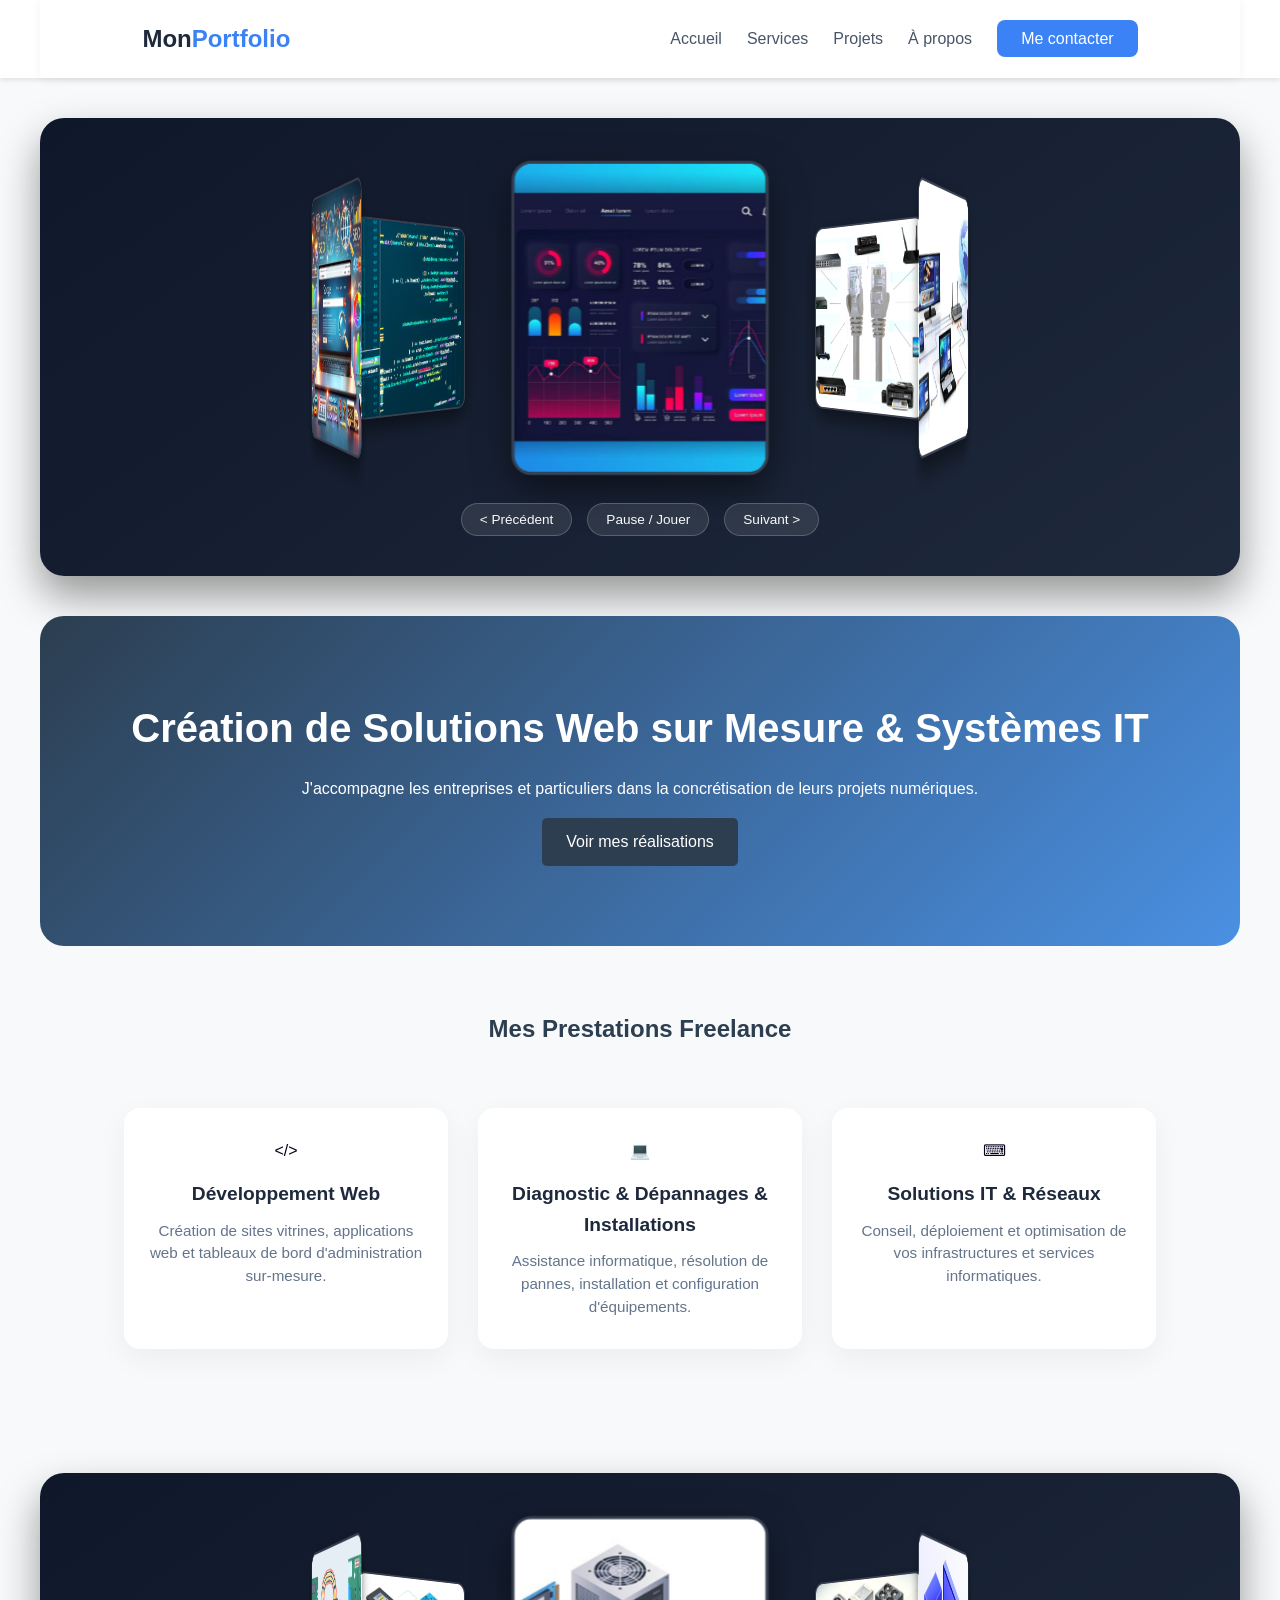
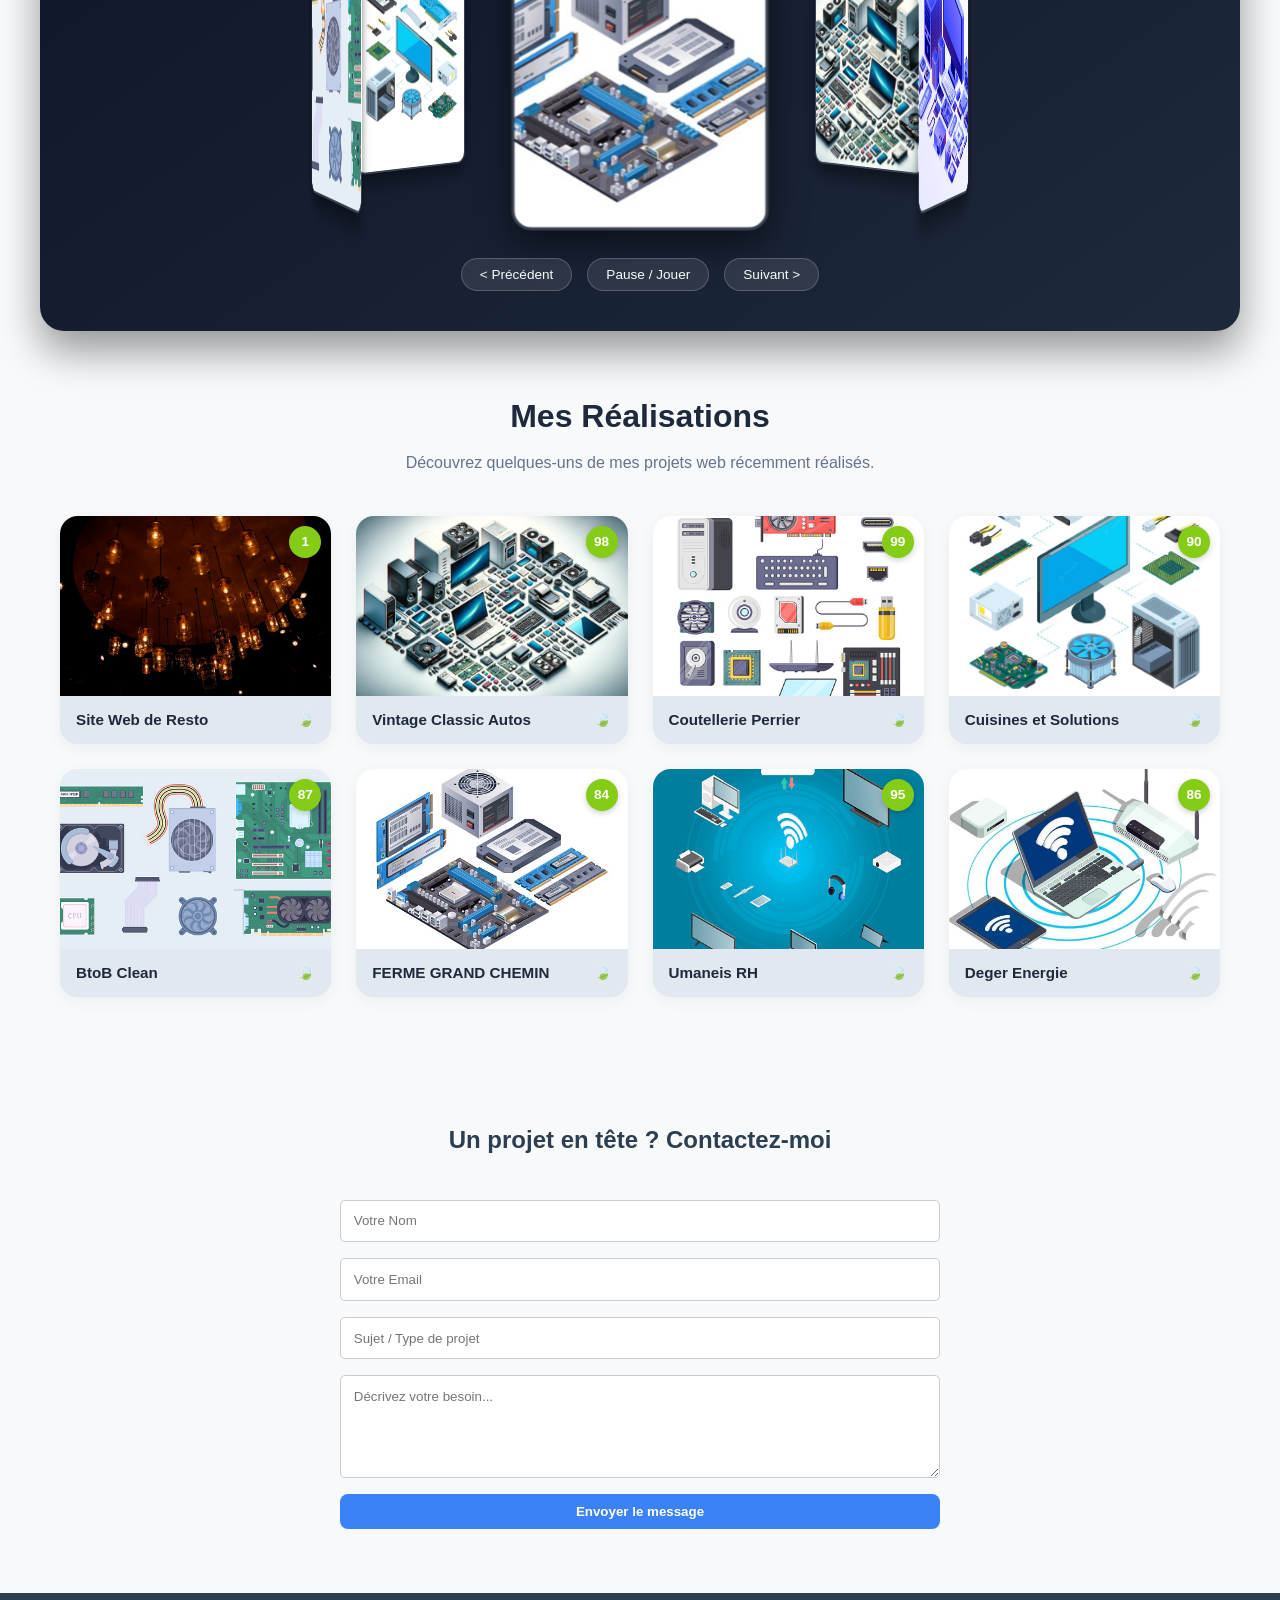
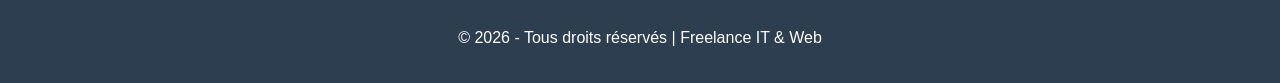
<file: index.html>
<!DOCTYPE html>
<html lang="fr">
<head>
    <meta charset="UTF-8">
    <meta name="viewport" content="width=device-width, initial-scale=1.0">
    <title>Mon Portfolio Freelance | Développeur Web & IT</title>
    <link rel="stylesheet" href="style.css">
    <!-- Font Awesome pour les icônes -->
    <link rel="stylesheet" href="https://cdnjs.cloudflare.com/ajax/libs/font-awesome/6.0.0/css/all.min.css">
</head>
<body>

    <!-- Navigation -->
    <header>
        <nav class="navbar">
            <div class="logo">Mon<span>Portfolio</span></div>
            <ul class="nav-links">
                <li><a href="#accueil">Accueil</a></li>
                <li><a href="#services">Services</a></li>
                <li><a href="#projets">Projets</a></li>
                <li><a href="#apropos">À propos</a></li>
                <li><a href="#contact" class="btn-primary">Me contacter</a></li>
            </ul>
        </nav>
    </header>




<!-- NOUVEAU CARROUSEL 3D - NOMS DE CLASSES UNIQUES POUR ÉVITER LES CONFLITS -->
<div class="my-3d-carrousel-section">
  
  <div class="my-3d-carrousel-container">
    <div class="my-3d-carrousel-box" id="3dCarrouselBox">
      <span style="--i:1;"><img src="image10.jpg" alt="Projet 1"></span>
      <span style="--i:2;"><img src="image11.jpg" alt="Projet 2"></span>
      <span style="--i:3;"><img src="image12.jpg" alt="Projet 3"></span>
      <span style="--i:4;"><img src="image13.jpg" alt="Projet 4"></span>
      <span style="--i:5;"><img src="image14.jpg" alt="Projet 5"></span>
      <span style="--i:6;"><img src="image15.jpg" alt="Projet 6"></span>
    </div>
  </div>

  <!-- Contrôles séparés en bas -->
  <div class="my-3d-controls">
    <button class="my-3d-btn" id="prevBtn3D">&lt; Précédent</button>
    <button class="my-3d-btn" id="pauseBtn3D">Pause / Jouer</button>
    <button class="my-3d-btn" id="nextBtn3D">Suivant &gt;</button>
  </div>

</div>







<!--


<div class="carousel-section">
  <div class="carousel-container" id="carouselStage">
    <!-- Les images seront générées dynamiquement 
  </div>

  <div class="carousel-controls">
    <button id="prevBtn" class="control-btn">&larr; Précédent</button>
    <button id="toggleBtn" class="control-btn">Pause / Jouer</button>
    <button id="nextBtn" class="control-btn">Suivant &rarr;</button>
  </div>
</div>


















<div class="gallery-container">
    <!-- En-tête avec compteur dynamique 
    <div class="gallery-header">
        <span class="frame-label" id="frameLabel">PROJET 01</span>
        <span class="frame-count" id="frameCount">01 / 05</span>
    </div>

    <div class="stage" id="stage">
        <!-- Les cartes d'images seront générées/mises à jour par JavaScript 
    </div>

    <!-- Barre de contrôle avec les flèches 
    <div class="gallery-controls">
        <button class="nav-btn" id="prevBtn">&lt;</button>
        <div class="dots-container" id="dotsContainer">
            <!-- Les points de pagination 
        </div>
        <button class="nav-btn" id="nextBtn">&gt;</button>
    </div>
</div>









<div class="project-card">
  <span id="frameLabel" class="project-title">PROJET 01</span>
  <span id="frameCount" class="project-count">01 / 12</span>

  <!-- Conteneur d'affichage des cartes 
  <div id="stage" class="slider-container">
    <div class="card"><img src="" alt="Projet"></div>
    <div class="card"><img src="" alt="Projet"></div>
    <div class="card"><img src="" alt="Projet"></div>
    <div class="card"><img src="" alt="Projet"></div>
    <div class="card"><img src="" alt="Projet"></div>
  </div>

  <!-- Barre de contrôle en bas 
  <div class="slider-controls">
    <button id="prevBtn" class="nav-btn">&lt;</button>
    <div id="dotsContainer" class="dots"></div>
    <button id="nextBtn" class="nav-btn">&gt;</button>
  </div>
</div>



 -->








    <!-- Hero Section -->
    <section id="accueil" class="hero">
        <div class="hero-content">
            <h1>Création de Solutions Web sur Mesure & Systèmes IT</h1>
            <p>J'accompagne les entreprises et particuliers dans la concrétisation de leurs projets numériques.</p>
            <a href="#projets" class="btn-secondary">Voir mes réalisations</a>
        </div>
    </section>

    <!-- Services -->
<section id="services" class="services">
    <h2>Mes Prestations Freelance</h2>

    <div class="services-container">

        <!-- Carte 1 -->
        <a href="web.html" class="service-card">
            <div class="service-icon">&lt;/&gt;</div>
            <h3>Développement Web</h3>
            <p>Création de sites vitrines, applications web et tableaux de bord d'administration sur-mesure.</p>
        </a>

        <!-- Carte 2 -->
        <a href="depannage.html" class="service-card">
            <div class="service-icon">&#128187;</div>
            <h3>Diagnostic &amp; Dépannages &amp; Installations</h3>
            <p>Assistance informatique, résolution de pannes, installation et configuration d'équipements.</p>
        </a>

        <!-- Carte 3 -->
        <a href="reseaux.html" class="service-card">
            <div class="service-icon">&#9000;</div>
            <h3>Solutions IT &amp; Réseaux</h3>
            <p>Conseil, déploiement et optimisation de vos infrastructures et services informatiques.</p>
        </a>

    </div>
</section>



<!--


<div class="gallery-container">
  <div class="gallery-box">
    <span style="--i:1;"><img src="image1.jpg" alt="Projet 1"></span>
    <span style="--i:2;"><img src="image2.jpg" alt="Projet 2"></span>
    <span style="--i:3;"><img src="image3.jpg" alt="Projet 3"></span>
    <span style="--i:4;"><img src="image4.jpg" alt="Projet 4"></span>
    <span style="--i:5;"><img src="image5.jpg" alt="Projet 5"></span>
    <span style="--i:6;"><img src="image6.jpg" alt="Projet 6"></span>
  </div>
</div>


-->







<!-- NOUVEAU CARROUSEL 3D - NOMS DE CLASSES UNIQUES POUR ÉVITER LES CONFLITS -->
<div class="my-3d-carrousel-section">
  
  <div class="my-3d-carrousel-container">
    <div class="my-3d-carrousel-box" id="3dCarrouselBox">
      <span style="--i:1;"><img src="image1.jpg" alt="Projet 1"></span>
      <span style="--i:2;"><img src="image2.jpg" alt="Projet 2"></span>
      <span style="--i:3;"><img src="image3.jpg" alt="Projet 3"></span>
      <span style="--i:4;"><img src="image4.jpg" alt="Projet 4"></span>
      <span style="--i:5;"><img src="image5.jpg" alt="Projet 5"></span>
      <span style="--i:6;"><img src="image6.jpg" alt="Projet 6"></span>
    </div>
  </div>

  <!-- Contrôles séparés en bas -->
  <div class="my-3d-controls">
    <button class="my-3d-btn" id="prevBtn3D">&lt; Précédent</button>
    <button class="my-3d-btn" id="pauseBtn3D">Pause / Jouer</button>
    <button class="my-3d-btn" id="nextBtn3D">Suivant &gt;</button>
  </div>

</div>








<!-- Section Mes Réalisations / Projets -->
<section id="projets" class="projects-section">
    <h2>Mes Réalisations</h2>
    <p class="section-subtitle">Découvrez quelques-uns de mes projets web récemment réalisés.</p>

    <div class="projects-grid">

        <!-- Projet 1 -->
        <a href="https://curiositesmax-art.github.io/cr-ation-siteweb/" target="_blank" rel="noopener noreferrer" class="project-card">
            <div class="project-image-wrapper">
                <img src="image30.jpg" alt="Chamard Optique">
                <span class="project-badge">1</span>
            </div>
            <div class="project-footer">
                <span class="project-title">Site Web de Resto</span>
                <span class="project-leaf-icon">&#127811;</span>
            </div>
        </a>

        <!-- Projet 2 -->
        <a href="https://www.exemple2.com" target="_blank" rel="noopener noreferrer" class="project-card">
            <div class="project-image-wrapper">
                <img src="image2.jpg" alt="Vintage Classic Autos">
                <span class="project-badge">98</span>
            </div>
            <div class="project-footer">
                <span class="project-title">Vintage Classic Autos</span>
                <span class="project-leaf-icon">&#127811;</span>
            </div>
        </a>

        <!-- Projet 3 -->
        <a href="https://www.exemple3.com" target="_blank" rel="noopener noreferrer" class="project-card">
            <div class="project-image-wrapper">
                <img src="image3.jpg" alt="Coutellerie Perrier">
                <span class="project-badge">99</span>
            </div>
            <div class="project-footer">
                <span class="project-title">Coutellerie Perrier</span>
                <span class="project-leaf-icon">&#127811;</span>
            </div>
        </a>

        <!-- Projet 4 -->
        <a href="https://www.exemple4.com" target="_blank" rel="noopener noreferrer" class="project-card">
            <div class="project-image-wrapper">
                <img src="image4.jpg" alt="Cuisines et Solutions">
                <span class="project-badge">90</span>
            </div>
            <div class="project-footer">
                <span class="project-title">Cuisines et Solutions</span>
                <span class="project-leaf-icon">&#127811;</span>
            </div>
        </a>

        <!-- Projet 5 -->
        <a href="https://www.exemple5.com" target="_blank" rel="noopener noreferrer" class="project-card">
            <div class="project-image-wrapper">
                <img src="image5.jpg" alt="BtoB Clean">
                <span class="project-badge">87</span>
            </div>
            <div class="project-footer">
                <span class="project-title">BtoB Clean</span>
                <span class="project-leaf-icon">&#127811;</span>
            </div>
        </a>

        <!-- Projet 6 -->
        <a href="https://www.exemple6.com" target="_blank" rel="noopener noreferrer" class="project-card">
            <div class="project-image-wrapper">
                <img src="image6.jpg" alt="FERME GRAND CHEMIN">
                <span class="project-badge">84</span>
            </div>
            <div class="project-footer">
                <span class="project-title">FERME GRAND CHEMIN</span>
                <span class="project-leaf-icon">&#127811;</span>
            </div>
        </a>

        <!-- Projet 7 -->
        <a href="https://www.exemple7.com" target="_blank" rel="noopener noreferrer" class="project-card">
            <div class="project-image-wrapper">
                <img src="image7.jpg" alt="Umaneis RH">
                <span class="project-badge">95</span>
            </div>
            <div class="project-footer">
                <span class="project-title">Umaneis RH</span>
                <span class="project-leaf-icon">&#127811;</span>
            </div>
        </a>

        <!-- Projet 8 -->
        <a href="https://www.exemple8.com" target="_blank" rel="noopener noreferrer" class="project-card">
            <div class="project-image-wrapper">
                <img src="image8.jpg" alt="Deger Energie">
                <span class="project-badge">86</span>
            </div>
            <div class="project-footer">
                <span class="project-title">Deger Energie</span>
                <span class="project-leaf-icon">&#127811;</span>
            </div>
        </a>

    </div>
</section>







    <!-- Portfolio / Projets 
    <section id="projets" class="portfolio">
        <h2>Mes Réalisations</h2>
        <div class="portfolio-grid">
            <!-- Projet 1 
            <div class="project-card">
                <img src="images/dashboard-preview.png" alt="Dashboard d'administration web">
                <div class="project-info">
                    <h3>Dashboard d'Administration Responsive</h3>
                    <p>Interface de gestion moderne développée en HTML, CSS et JavaScript avec suivi des ventes et statistiques.</p>
                    <div class="tags">
                        <span>HTML5</span>
                        <span>CSS3</span>
                        <span>JavaScript</span>
                    </div>
                </div>
            </div>
            <!-- Projet 2 (Exemple) 
            <div class="project-card">
                <img src="images/site-vitrine.png" alt="Site Web Pro">
                <div class="project-info">
                    <h3>Application & Application Web</h3>
                    <p>Développement d'interfaces et intégrations d'outils métiers.</p>
                    <div class="tags">
                        <span>Web</span>
                        <span>UI/UX</span>
                    </div>
                </div>
            </div>
        </div>
    </section>


     -->

    <!-- Formulaire de Contact -->
    <section id="contact" class="contact">
        <h2>Un projet en tête ? Contactez-moi</h2>
        <form class="contact-form">
            <input type="text" placeholder="Votre Nom" required>
            <input type="email" placeholder="Votre Email" required>
            <input type="text" placeholder="Sujet / Type de projet">
            <textarea placeholder="Décrivez votre besoin..." rows="5" required></textarea>
            <button type="submit" class="btn-primary">Envoyer le message</button>
        </form>
    </section>

    <footer>
        <p>&copy; 2026 - Tous droits réservés | Freelance IT & Web</p>
    </footer>
<script src="script.js"></script>
</body>
</html>
</file>
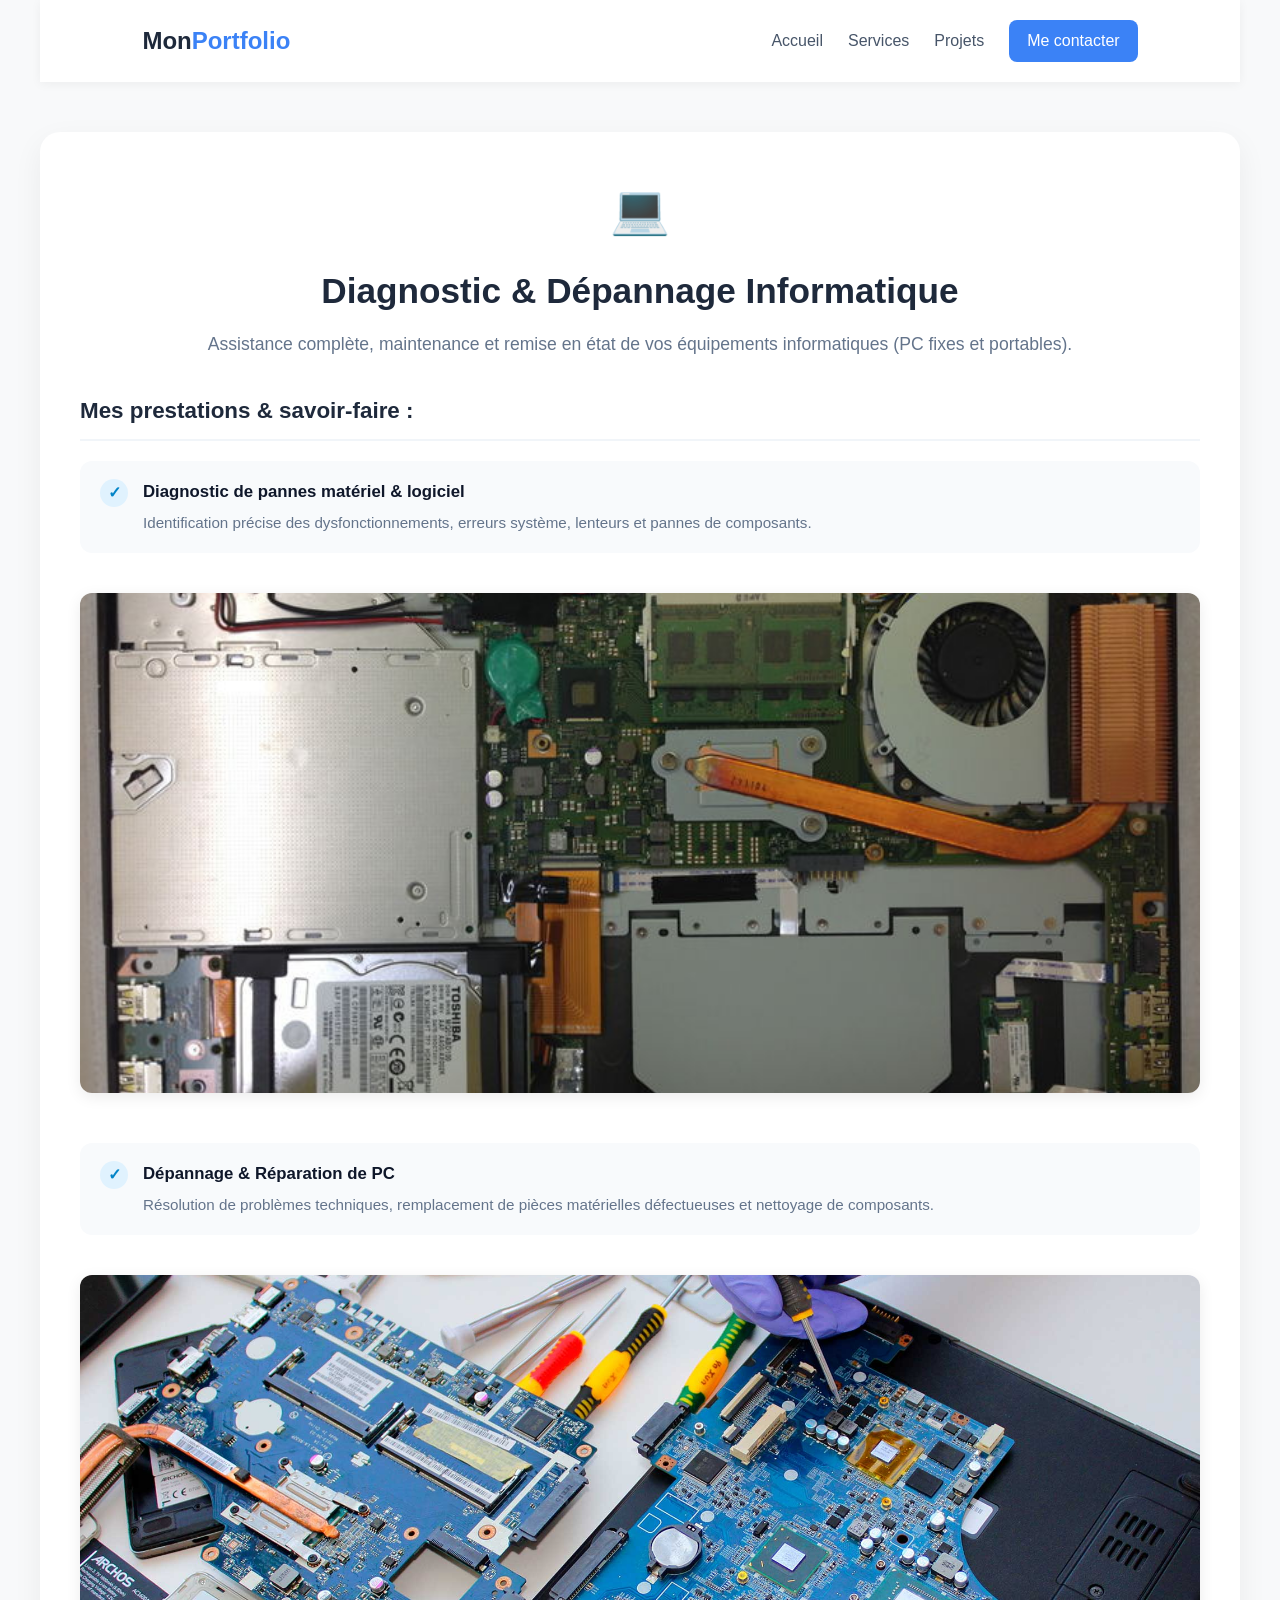
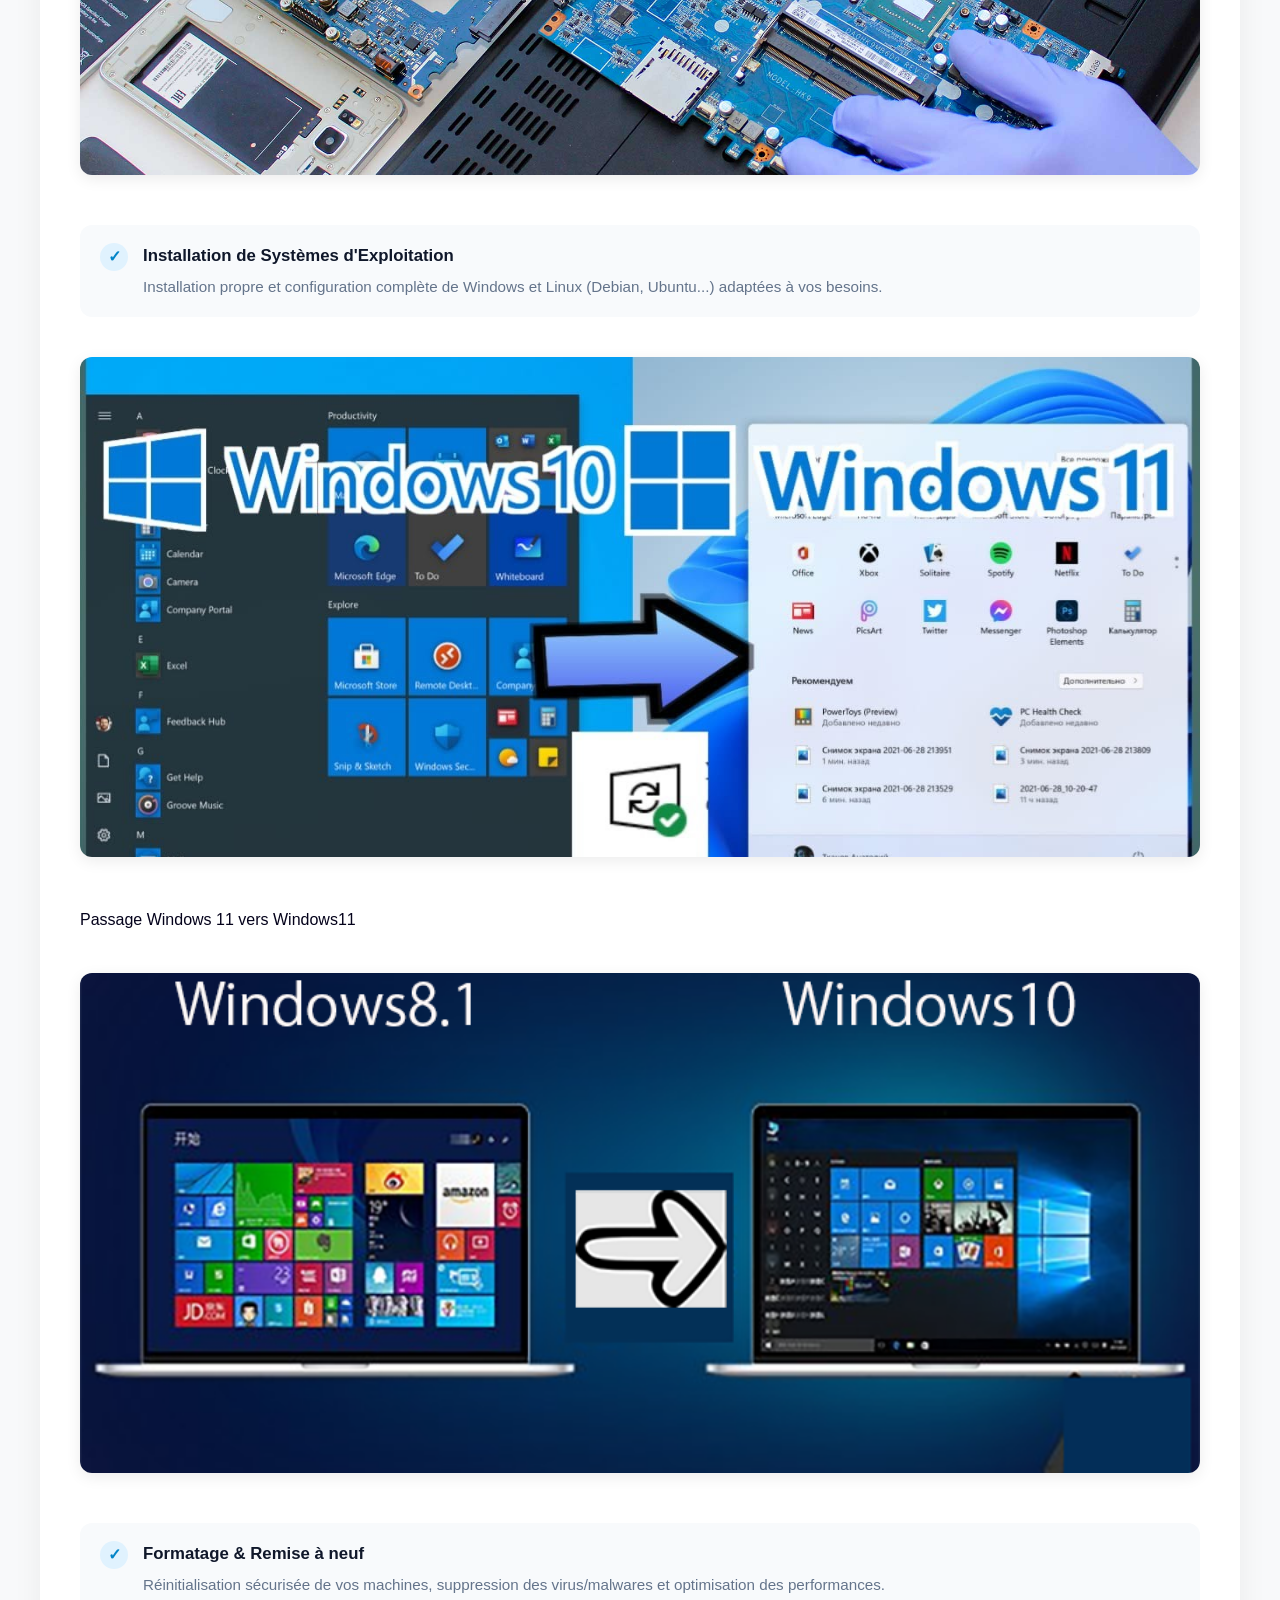
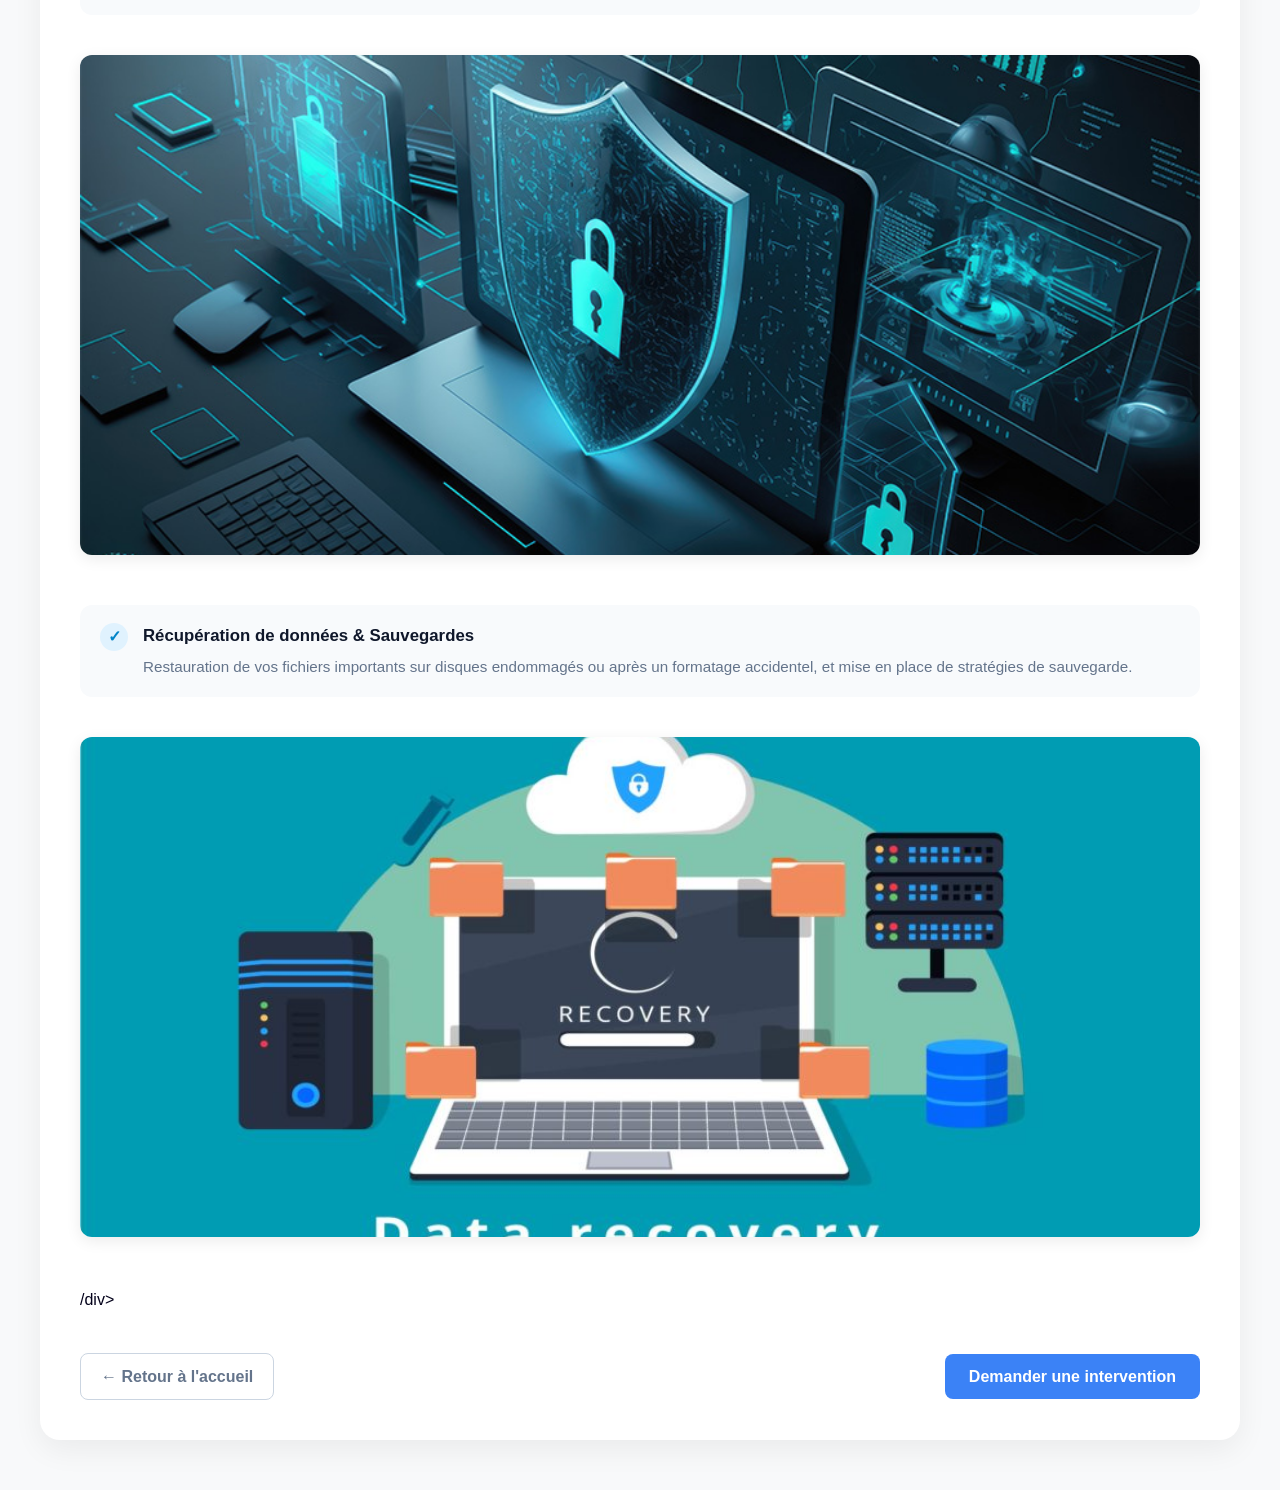
<file: depannage.html>
<!DOCTYPE html>
<html lang="fr">
<head>
    <meta charset="UTF-8">
    <meta name="viewport" content="width=device-width, initial-scale=1.0">
    <title>Diagnostic & Dépannage Informatique - Mon Portfolio</title>
    <link rel="stylesheet" href="style.css">
</head>
<body>

    <!-- En-tête / Navigation -->
    <header class="navbar">
        <div class="logo">Mon<span>Portfolio</span></div>
        <nav class="nav-links">
            <a href="index.html">Accueil</a>
            <a href="index.html#services">Services</a>
            <a href="index.html#projets">Projets</a>
            <a href="index.html#contact" class="btn-contact">Me contacter</a>
        </nav>
    </header>

    <!-- Section Principale -->
    <main class="page-detail-container">
        <div class="page-detail-card">
            <div class="service-icon-large">&#128187;</div>
            <h1>Diagnostic &amp; Dépannage Informatique</h1>
            <p class="subtitle">Assistance complète, maintenance et remise en état de vos équipements informatiques (PC fixes et portables).</p>

            <h2>Mes prestations &amp; savoir-faire :</h2>
            
            <div class="features-grid">
                
                <div class="feature-item">
                    <span class="check-icon">&#10003;</span>
                    <div>
                        <h3>Diagnostic de pannes matériel &amp; logiciel</h3>
                        <p>Identification précise des dysfonctionnements, erreurs système, lenteurs et pannes de composants.</p>
                    </div>
                </div>
 <img src="image17.jpg" alt="">


                <div class="feature-item">
                    <span class="check-icon">&#10003;</span>
                    <div>
                        <h3>Dépannage &amp; Réparation de PC</h3>
                        <p>Résolution de problèmes techniques, remplacement de pièces matérielles défectueuses et nettoyage de composants.</p>
                    </div>
                </div>
            <img src="image20.jpg" alt="">
                <div class="feature-item">
                    <span class="check-icon">&#10003;</span>
                    <div>
                        <h3>Installation de Systèmes d'Exploitation</h3>
                        <p>Installation propre et configuration complète de Windows et Linux (Debian, Ubuntu...) adaptées à vos besoins.</p>
                    </div>
                </div>
              <img src="image18.jpg" alt="">

                <p>Passage Windows 11 vers Windows11 </p>
               <img src="image19.jpg" alt="">

                <div class="feature-item">
                    <span class="check-icon">&#10003;</span>
                    <div>
                        <h3>Formatage &amp; Remise à neuf</h3>
                        <p>Réinitialisation sécurisée de vos machines, suppression des virus/malwares et optimisation des performances.</p>
                    </div>
                </div>
        <img src="image21.jpg" alt="">
                <div class="feature-item">
                    <span class="check-icon">&#10003;</span>
                    <div>
                        <h3>Récupération de données &amp; Sauvegardes</h3>
                        <p>Restauration de vos fichiers importants sur disques endommagés ou après un formatage accidentel, et mise en place de stratégies de sauvegarde.</p>
                    </div>
                </div>
                <img src="image22.jpg" alt="">/div>

            </div>

            <div class="action-zone">
                <a href="index.html" class="btn-back">&larr; Retour à l'accueil</a>
                <a href="index.html#contact" class="btn-primary">Demander une intervention</a>
            </div>
        </div>
    </main>

</body>
</html>
</file>
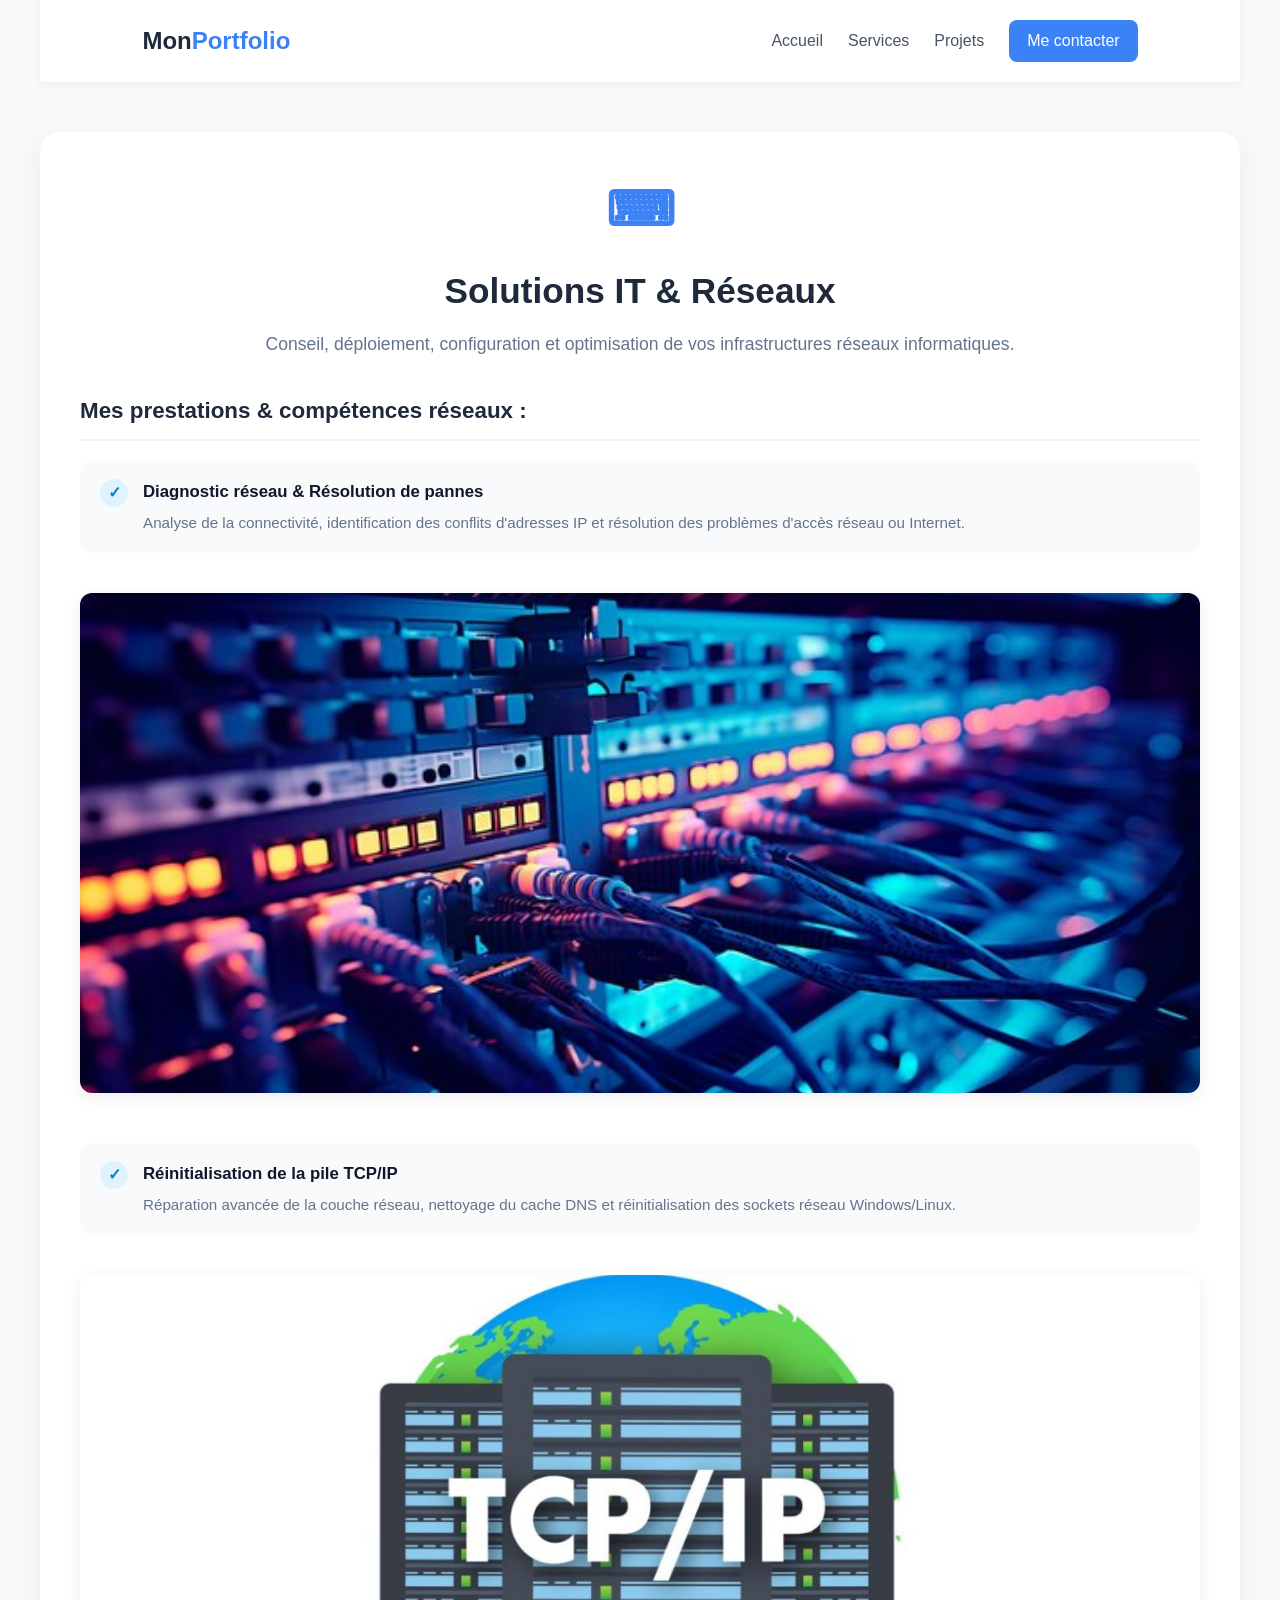
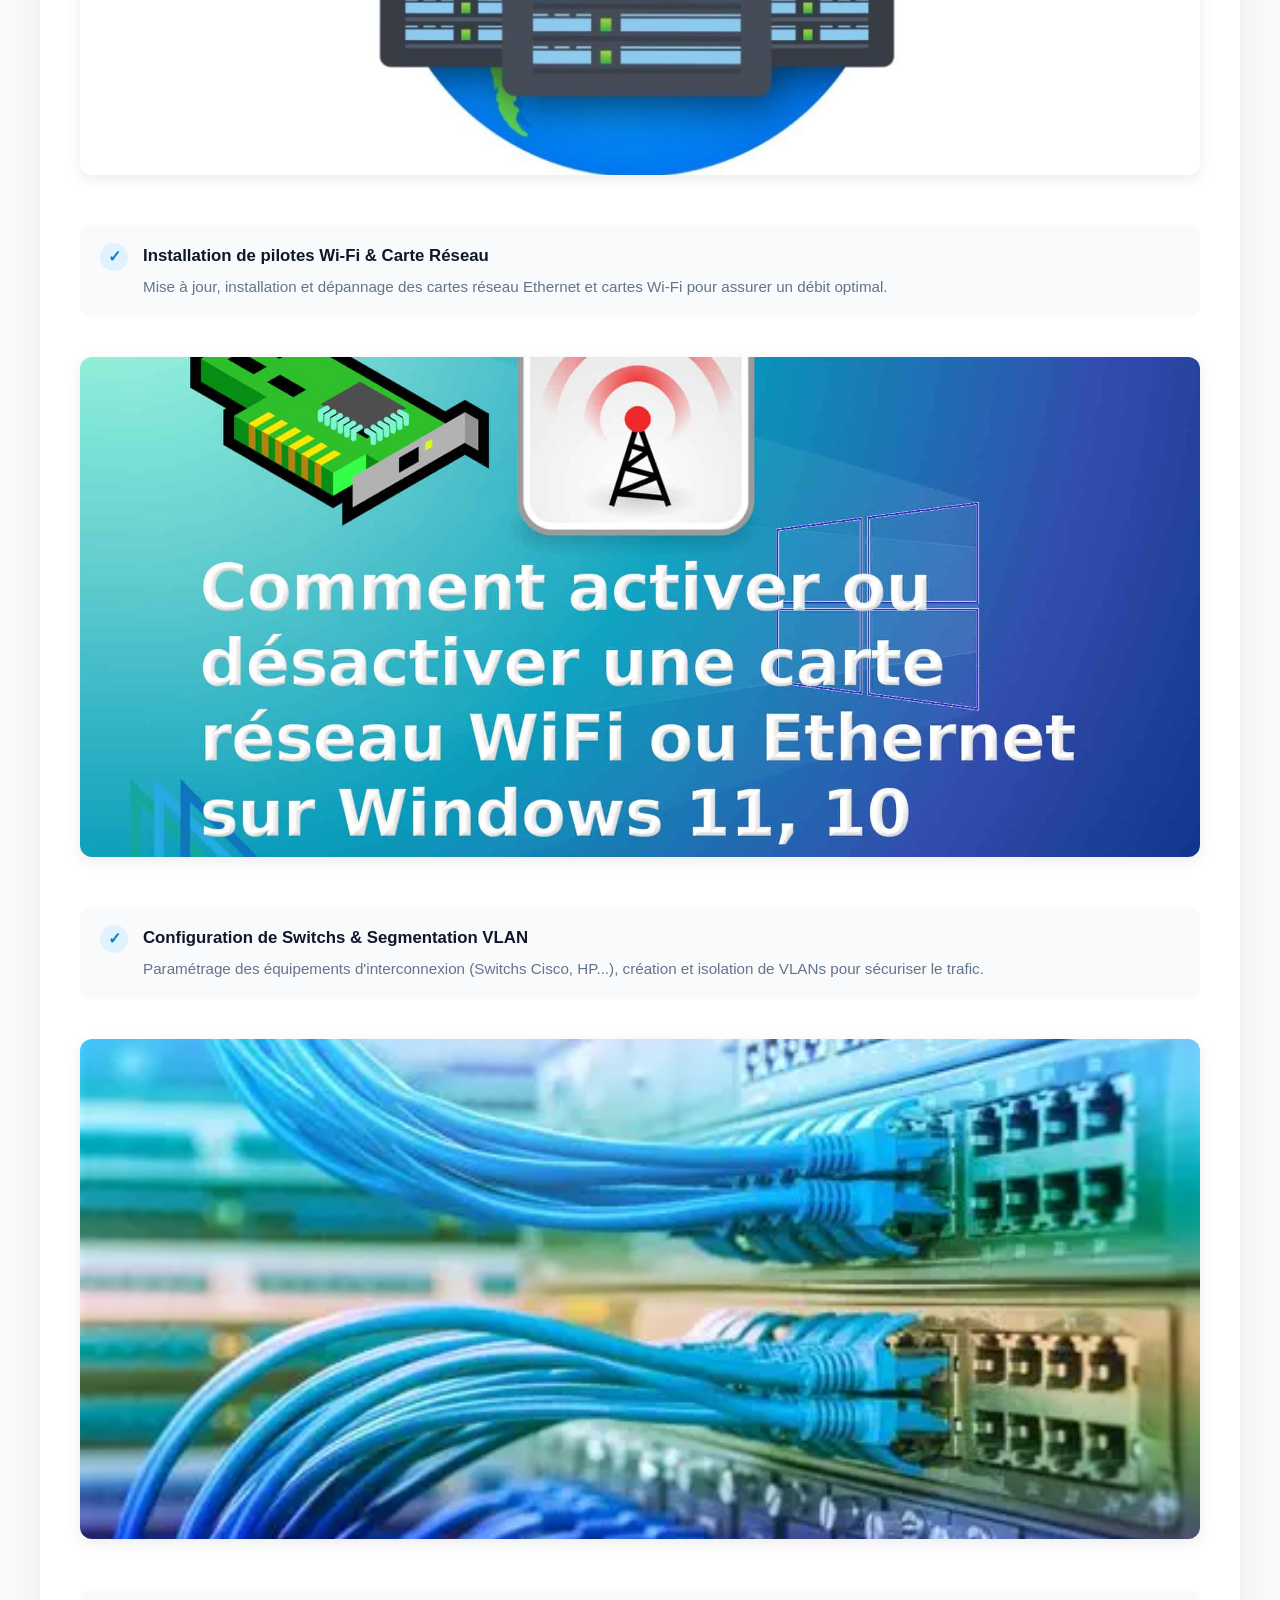
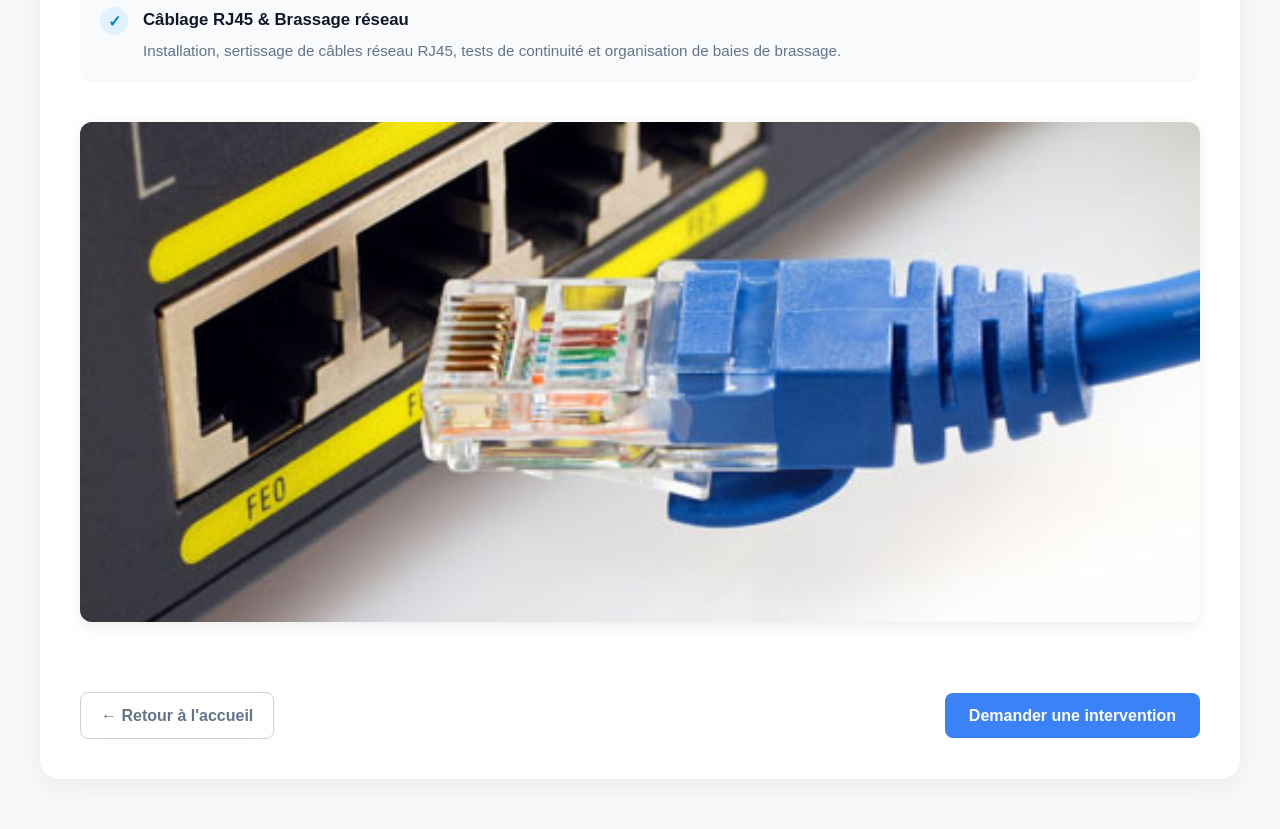
<file: reseaux.html>
<!DOCTYPE html>
<html lang="fr">
<head>
    <meta charset="UTF-8">
    <meta name="viewport" content="width=device-width, initial-scale=1.0">
    <title>Solutions IT & Réseaux - Mon Portfolio</title>
    <link rel="stylesheet" href="style.css">
</head>
<body>

    <!-- En-tête / Navigation -->
    <header class="navbar">
        <div class="logo">Mon<span>Portfolio</span></div>
        <nav class="nav-links">
            <a href="index.html">Accueil</a>
            <a href="index.html#services">Services</a>
            <a href="index.html#projets">Projets</a>
            <a href="index.html#contact" class="btn-contact">Me contacter</a>
        </nav>
    </header>

    <!-- Section Principale -->
    <main class="page-detail-container">
        <div class="page-detail-card">
            <div class="service-icon-large">&#9000;</div>
            <h1>Solutions IT &amp; Réseaux</h1>
            <p class="subtitle">Conseil, déploiement, configuration et optimisation de vos infrastructures réseaux informatiques.</p>

            <h2>Mes prestations &amp; compétences réseaux :</h2>
            
            <div class="features-grid">
                
                <div class="feature-item">
                    <span class="check-icon">&#10003;</span>
                    <div>
                        <h3>Diagnostic réseau &amp; Résolution de pannes</h3>
                        <p>Analyse de la connectivité, identification des conflits d'adresses IP et résolution des problèmes d'accès réseau ou Internet.</p>
                    </div>
                </div>
             <img src="image23.jpg" alt="">

                <div class="feature-item">
                    <span class="check-icon">&#10003;</span>
                    <div>
                        <h3>Réinitialisation de la pile TCP/IP</h3>
                        <p>Réparation avancée de la couche réseau, nettoyage du cache DNS et réinitialisation des sockets réseau Windows/Linux.</p>
                    </div>
                </div>
        <img src="image24.jpg" alt="">
                <div class="feature-item">
                    <span class="check-icon">&#10003;</span>
                    <div>
                        <h3>Installation de pilotes Wi-Fi &amp; Carte Réseau</h3>
                        <p>Mise à jour, installation et dépannage des cartes réseau Ethernet et cartes Wi-Fi pour assurer un débit optimal.</p>
                    </div>
                </div>
         <img src="image25.jpg" alt="">
                <div class="feature-item">
                    <span class="check-icon">&#10003;</span>
                    <div>
                        <h3>Configuration de Switchs &amp; Segmentation VLAN</h3>
                        <p>Paramétrage des équipements d'interconnexion (Switchs Cisco, HP...), création et isolation de VLANs pour sécuriser le trafic.</p>
                    </div>
                </div>
      <img src="image28.webp" alt="">
                <div class="feature-item">
                    <span class="check-icon">&#10003;</span>
                    <div>
                        <h3>Câblage RJ45 &amp; Brassage réseau</h3>
                        <p>Installation, sertissage de câbles réseau RJ45, tests de continuité et organisation de baies de brassage.</p>
                    </div>
                </div>
      <img src="image29.jpg" alt="">
            </div>

            <div class="action-zone">
                <a href="index.html" class="btn-back">&larr; Retour à l'accueil</a>
                <a href="index.html#contact" class="btn-primary">Demander une intervention</a>
            </div>
        </div>
    </main>

</body>
</html>
</file>
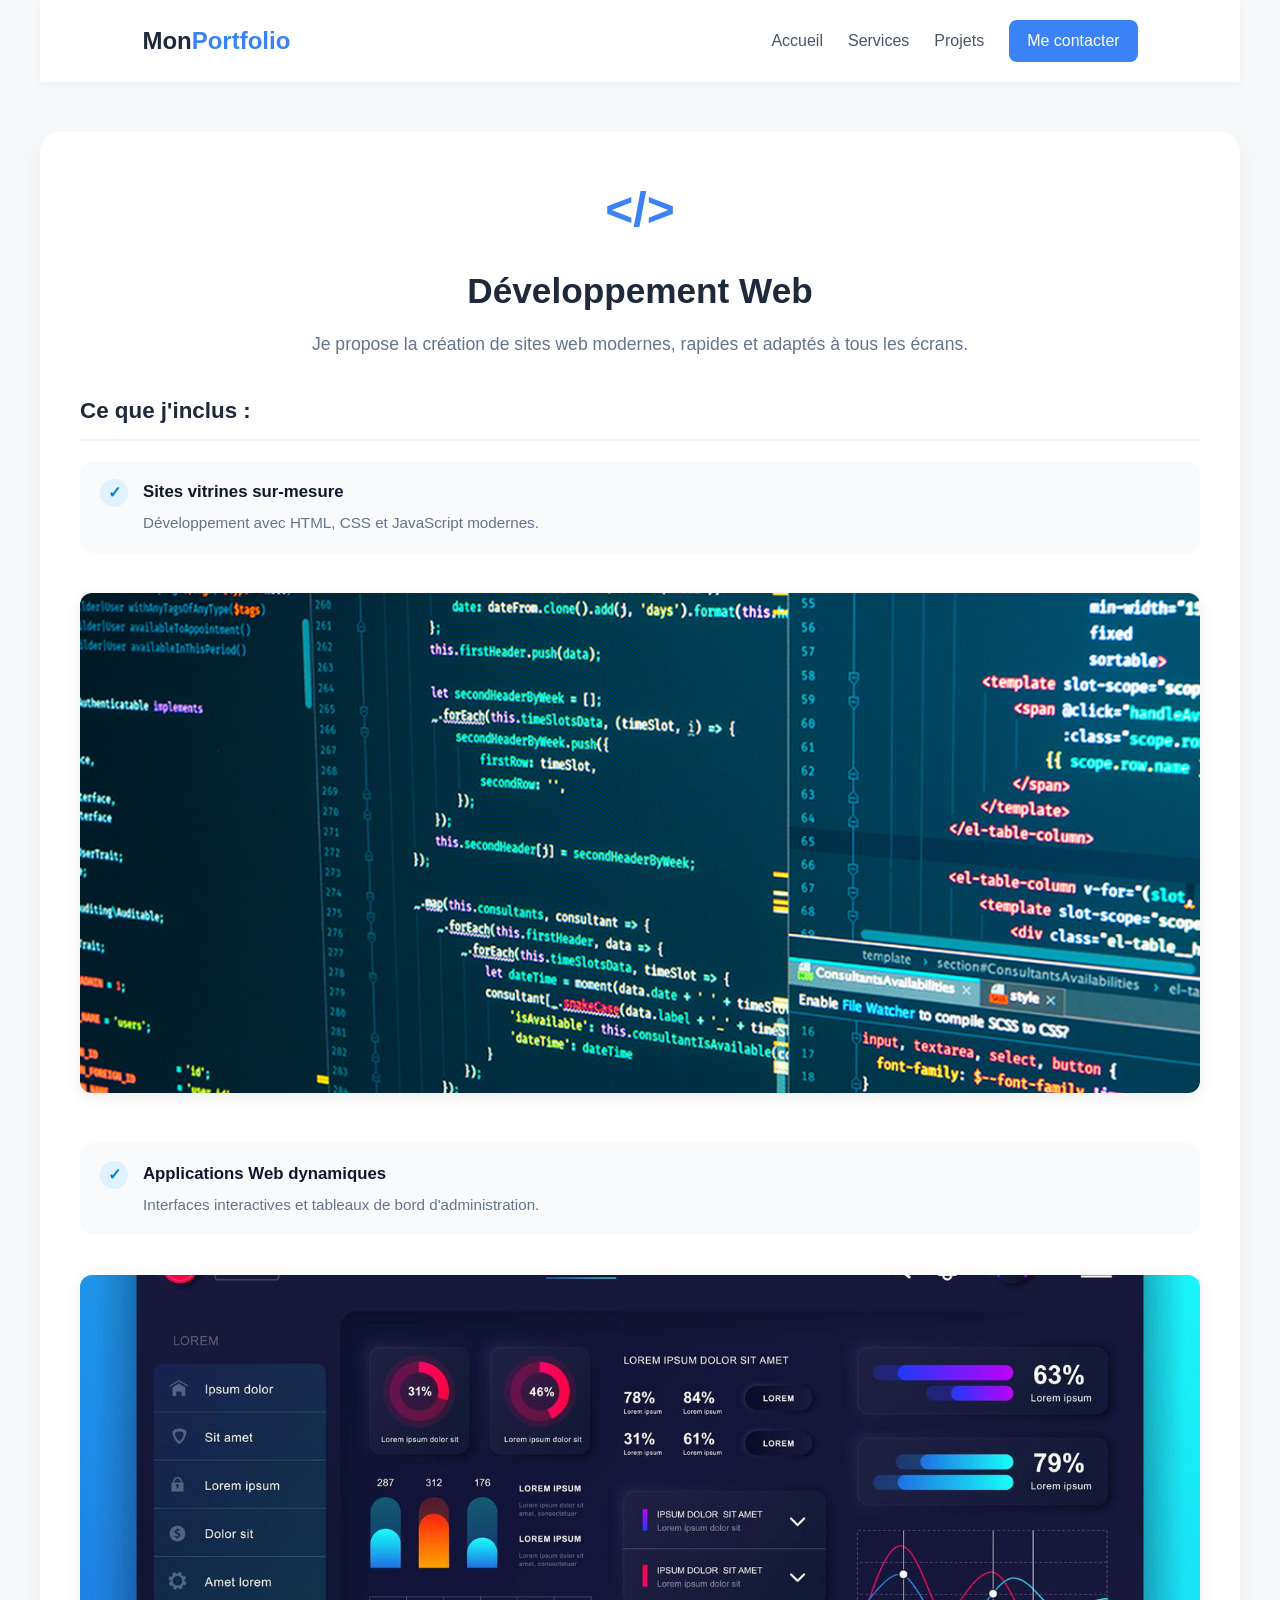
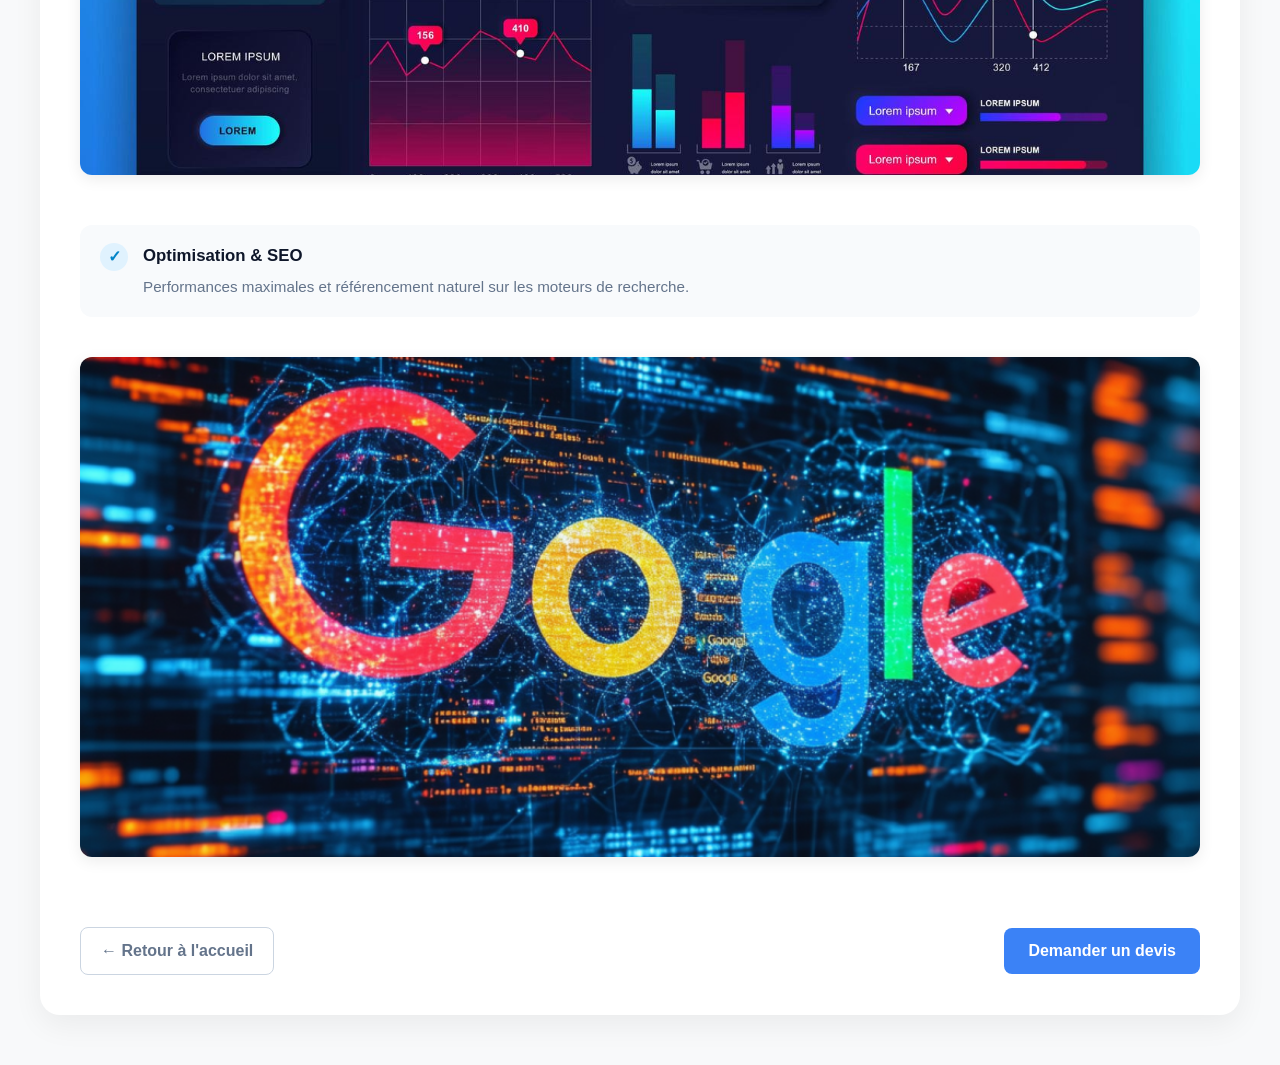
<file: web.html>
<!DOCTYPE html>
<html lang="fr">
<head>
    <meta charset="UTF-8">
    <meta name="viewport" content="width=device-width, initial-scale=1.0">
    <title>Développement Web - Mon Portfolio</title>
    <link rel="stylesheet" href="style.css">
</head>
<body>

    <!-- En-tête / Navigation -->
    <header class="navbar">
        <div class="logo">Mon<span>Portfolio</span></div>
        <nav class="nav-links">
            <a href="index.html">Accueil</a>
            <a href="index.html#services">Services</a>
            <a href="index.html#projets">Projets</a>
            <a href="index.html#contact" class="btn-contact">Me contacter</a>
        </nav>
    </header>

    <!-- Section Principale -->
    <main class="page-detail-container">
        <div class="page-detail-card">
            <div class="service-icon-large">&lt;/&gt;</div>
            <h1>Développement Web</h1>
            <p class="subtitle">Je propose la création de sites web modernes, rapides et adaptés à tous les écrans.</p>
          
            <h2>Ce que j'inclus :</h2>
            
            <div class="features-grid">
                <div class="feature-item">
                    <span class="check-icon">&#10003;</span>
                    <div>
                        <h3>Sites vitrines sur-mesure</h3>
                        <p>Développement avec HTML, CSS et JavaScript modernes.</p>
                    </div>
                    </div>
             <img src="image13.jpg" alt="">

                

                <div class="feature-item">
                    <span class="check-icon">&#10003;</span>
                    <div>
                        <h3>Applications Web dynamiques</h3>
                        <p>Interfaces interactives et tableaux de bord d'administration.</p>
                    </div>
                </div>
              <img src="image15.jpg" alt="">
                <div class="feature-item">
                    <span class="check-icon">&#10003;</span>
                    <div>
                        <h3>Optimisation &amp; SEO</h3>
                        <p>Performances maximales et référencement naturel sur les moteurs de recherche.</p>
                    </div>
                </div>
                <img src="image16.jpg" alt="">
            </div>

            <div class="action-zone">
                <a href="index.html" class="btn-back">&larr; Retour à l'accueil</a>
                <a href="index.html#contact" class="btn-primary">Demander un devis</a>
            </div>
        </div>
    </main>

</body>
</html>
</file>
<file: style.css>
/* Base Styles */
* {
    margin: 0;
    padding: 0;
    box-sizing: border-box;
    font-family: 'Segoe UI', Tahoma, Geneva, Verdana, sans-serif;
}

body {
    color: #04021b;
    line-height: 1.6;
    background-color: #f8f9fa;
}

/* Header & Nav */
header {
    background: #fff;
    box-shadow: 0 2px 5px rgba(0,0,0,0.1);
    position: sticky;
    top: 0;
    z-index: 1000;
}

.navbar {
    display: flex;
    justify-content: space-between;
    align-items: center;
    padding: 1rem 5%;
    max-width: 1200px;
    margin: 0 auto;
}

.logo {
    font-size: 1.5rem;
    font-weight: bold;
    color: #2c3e50;
}

.logo span {
    color: #4a90e2;
}

.nav-links {
    display: flex;
    list-style: none;
    align-items: center;
    gap: 1.5rem;
}

.nav-links a {
    text-decoration: none;
    color: #555;
    font-weight: 500;
    transition: color 0.3s;
}

.nav-links a:hover {
    color: #4a90e2;
}

/* Buttons */
.btn-primary {
    background: #4a90e2;
    color: #fff !important;
    padding: 0.5rem 1.2rem;
    border-radius: 5px;
    border: none;
    cursor: pointer;
}

.btn-secondary {
    display: inline-block;
    background: #2c3e50;
    color: #fff;
    padding: 0.7rem 1.5rem;
    border-radius: 5px;
    text-decoration: none;
    margin-top: 1rem;
}










/* ==========================================================================
   NOUVELLE GALERIE 3D CIRCULAIRE (Totalement isolée des autres styles)
   ========================================================================== */

/* Section englobante avec fond sombre / dégradé moderne */
.my-3d-carrousel-section {
  width: 100%;
  max-width: 1200px;
  margin: 40px auto;
  padding: 40px 20px;
  background: linear-gradient(145deg, #284892, #1c4586); /* Style sombre/cyber futuriste */
  border-radius: 24px;
  box-shadow: 0 20px 40px rgba(0, 0, 0, 0.4);
  display: flex;
  flex-direction: column;
  align-items: center;
  overflow: hidden;
  box-sizing: border-box;
}

/* Zone d'affichage 3D */
.my-3d-carrousel-container {
  width: 100%;
  height: 320px;
  display: flex;
  justify-content: center;
  align-items: center;
  perspective: 1000px;
}

/* Boîte cylindrique 3D qui tourne */
.my-3d-carrousel-box {
  position: relative;
  width: 180px;
  height: 220px;
  transform-style: preserve-3d;
  transition: transform 0.8s cubic-bezier(0.25, 1, 0.5, 1);
  animation: rotate3DGallery 25s linear infinite;
}

/* Pause automatique quand la souris passe dessus */
.my-3d-carrousel-box:hover {
  animation-play-state: paused;
}

/* Positionnement des 6 images en cercle 3D (360deg / 6 = 60deg) */
.my-3d-carrousel-box span {
  position: absolute;
  top: 0;
  left: 0;
  width: 100%;
  height: 100%;
  transform-origin: center;
  transform-style: preserve-3d;
  transform: rotateY(calc(var(--i) * 60deg)) translateZ(300px);
}

.my-3d-carrousel-box span img {
  width: 100%;
  height: 100%;
  object-fit: cover;
  border-radius: 14px;
  border: 2px solid rgba(255, 255, 255, 0.15);
  box-shadow: 0 10px 25px rgba(0, 0, 0, 0.5);
  transition: transform 0.3s ease, border-color 0.3s ease;
}

.my-3d-carrousel-box span img:hover {
  border-color: #38bdf8;
  transform: scale(1.05);
}

/* Animation CSS continue */
@keyframes rotate3DGallery {
  0% {
    transform: rotateY(0deg);
  }
  100% {
    transform: rotateY(360deg);
  }
}

/* Style de la barre de boutons en bas */
.my-3d-controls {
  display: flex;
  gap: 15px;
  margin-top: 25px;
  z-index: 10;
}

.my-3d-btn {
  background: rgba(255, 255, 255, 0.1);
  color: #f8fafc;
  border: 1px solid rgba(255, 255, 255, 0.2);
  padding: 8px 18px;
  border-radius: 20px;
  font-size: 0.85em;
  font-weight: 500;
  cursor: pointer;
  backdrop-filter: blur(5px);
  transition: all 0.3s ease;
}

.my-3d-btn:hover {
  background: #38bdf8;
  color: #0f172a;
  border-color: #38bdf8;
  box-shadow: 0 0 12px rgba(56, 189, 248, 0.5);
}

/* Classe CSS activée par JS si animation en pause */
.my-3d-carrousel-box.paused {
  animation-play-state: paused !important;
}























.carousel-section {
  width: 100%;
  max-width: 1000px;
  margin: 40px auto;
  padding: 40px 20px;
  background: #0d1117;
  border-radius: 20px;
  display: flex;
  flex-direction: column;
  align-items: center;
  overflow: hidden;
}

.carousel-container {
  position: relative;
  width: 100%;
  height: 320px;
  display: flex;
  justify-content: center;
  align-items: center;
  perspective: 1200px;
}

/* Élément clé pour le mouvement : la transition */
.carousel-card {
  position: absolute;
  width: 170px;
  height: 250px;
  border-radius: 16px;
  overflow: hidden;
  box-shadow: 0 10px 30px rgba(0, 0, 0, 0.6);
  /* Mouvement fluide lors du changement de position */
  transition: transform 0.8s cubic-bezier(0.25, 1, 0.5, 1), opacity 0.8s ease;
  cursor: pointer;
}

.carousel-card img {
  width: 100%;
  height: 100%;
  object-fit: cover;
}

.carousel-controls {
  margin-top: 25px;
  display: flex;
  gap: 12px;
}

.control-btn {
  background: rgba(255, 255, 255, 0.1);
  border: 1px solid rgba(255, 255, 255, 0.2);
  color: #fff;
  padding: 10px 20px;
  border-radius: 20px;
  cursor: pointer;
  transition: background 0.3s ease;
}




.control-btn:hover {
  background: rgba(255, 255, 255, 0.25);
}






/* Style du conteneur global */
.gallery-container {
    background: linear-gradient(135deg, #2c3e50, #4a90e2);
    
    border-radius: 24px;
    padding: 30px;
    max-width: 1200px;
    margin: 40px auto;
    box-shadow: 0 10px 30px rgba(0,0,0,0.08);
    font-family: 'Segoe UI', Tahoma, sans-serif;
}

.gallery-header {
    display: flex;
    justify-content: space-between;
    margin-bottom: 1.5rem;
    font-size: 20px;
    letter-spacing: 0.04em;
    color: #9a9184;
    font-weight: 600;
}
 










/* Zone 3D */
.stage {
    position: relative;
    height: 320px;
    perspective: 1000px;
    display: flex;
    justify-content: center;
    align-items: center;
    margin-bottom: 25px;
}

/* Cartes d'images */
.card {
    position: absolute;
    width: 200px;
    height: 280px;
    border-radius: 12px;
    overflow: hidden;
    transition: transform 0.5s cubic-bezier(0.25, 1, 0.5, 1), opacity 0.5s ease;
    box-shadow: 0 8px 20px rgba(0, 0, 0, 0.15);
    background-color: #fff;
}

.card img {
    width: 100%;
    height: 100%;
    object-fit: cover;
}

/* Positions 3D */
.card.active {
    transform: translateZ(100px) rotateY(0deg);
    z-index: 5;
    opacity: 1;
}

.card.left-1 {
    transform: translateX(-110px) translateZ(0px) rotateY(25deg);
    z-index: 4;
    opacity: 0.85;
}

.card.left-2 {
    transform: translateX(-200px) translateZ(-100px) rotateY(35deg);
    z-index: 3;
    opacity: 0.5;
}

.card.right-1 {
    transform: translateX(110px) translateZ(0px) rotateY(-25deg);
    z-index: 4;
    opacity: 0.85;
}

.card.right-2 {
    transform: translateX(200px) translateZ(-100px) rotateY(-35deg);
    z-index: 3;
    opacity: 0.5;
}

.card.hidden {
    opacity: 0;
    pointer-events: none;
    transform: translateZ(-200px);
}









/* 1. On augmente la hauteur de la zone du carrousel (de 300px à 420px) 
.stage {
    position: relative;
    height: 420px;
    display: flex;
    justify-content: center;
    align-items: center;
    perspective: 1000px;
    margin: 20px 0;
}

/* 2. On augmente la taille des cartes (de 180x250px à 240x350px par exemple) 
.card {
    position: absolute;
    width: 240px;
    height: 350px;
    border-radius: 16px;
    overflow: hidden;
    background: #fff;
    box-shadow: 0 10px 25px rgba(0, 0, 0, 0.25);
    transition: all 0.5s ease-in-out;
}

/* 3. Ajuster les positions et zoom (scale) selon l'état des cartes 
.card.active {
    transform: translateX(0) scale(1.1) zIndex(5);
    opacity: 1;
    z-index: 5;
}

.card.left-1 {
    transform: translateX(-140px) scale(0.9);
    opacity: 0.85;
    z-index: 4;
}

.card.right-1 {
    transform: translateX(140px) scale(0.9);
    opacity: 0.85;
    z-index: 4;
}

.card.left-2 {
    transform: translateX(-260px) scale(0.75);
    opacity: 0.6;
    z-index: 3;
}

.card.right-2 {
    transform: translateX(260px) scale(0.75);
    opacity: 0.6;
    z-index: 3;
}

.card.hidden {
    opacity: 0;
    pointer-events: none;
}


*/


/* Contrôles et flèches < > 
.gallery-controls {
    display: flex;
    align-items: center;
    justify-content: center;
    gap: 15px;
    background: #ffffff;
    padding: 8px 18px;
    border-radius: 30px;
    width: fit-content;
    margin: 20px auto 0 auto;
    box-shadow: 0 2px 8px rgba(0,0,0,0.05);
}

.nav-btn {
    border: none;
    background: transparent;
    cursor: pointer;
    color: #333;
    font-size: 16px;
    font-weight: bold;
    padding: 2px 8px;
    transition: color 0.2s;
}

.nav-btn:hover {
    color: #4a90e2;
}

.dots-container {
    display: flex;
    align-items: center;
    gap: 6px;
}

.dot {
    width: 6px;
    height: 6px;
    background-color: #ccc;
    border-radius: 50%;
    transition: all 0.3s ease;
}

.dot.active-dot {
    width: 16px;
    background-color: #222;
    border-radius: 10px;
}









.project-card {
  position: relative;
  width: 100%;
  max-width: 900px;
  height: 420px;
  margin: 0 auto;
  padding: 20px;
  border-radius: 20px;
  background: linear-gradient(135deg, #2b4c6f 0%, #3a75c4 100%);
  display: flex;
  flex-direction: column;
  justify-content: space-between;
  align-items: center;
  box-shadow: 0 10px 30px rgba(0, 0, 0, 0.15);
  box-sizing: border-box;
}

.project-title {
  position: absolute;
  top: 20px;
  left: 25px;
  color: rgba(255, 255, 255, 0.6);
  font-weight: 600;
  font-size: 0.85em;
  letter-spacing: 1px;
}

.project-count {
  position: absolute;
  top: 20px;
  right: 25px;
  color: rgba(255, 255, 255, 0.6);
  font-size: 0.85em;
  font-weight: 600;
}

/* Zone slider avec perspective 3D 
.slider-container {
  display: flex;
  justify-content: center;
  align-items: center;
  width: 100%;
  height: 280px;
  margin-top: 20px;
  perspective: 1000px;
  position: relative;
}

/* Base des cartes 
.slider-container .card {
  position: absolute;
  width: 150px;
  height: 220px;
  border-radius: 12px;
  overflow: hidden;
  box-shadow: 0 8px 20px rgba(0, 0, 0, 0.3);
  transition: all 0.5s ease-in-out;
  cursor: pointer;
}

.slider-container .card img {
  width: 100%;
  height: 100%;
  object-fit: cover;
}

/* Styles des positions 3D (2 à gauche, 1 au centre, 2 à droite) 
.card.pos-2 {
  transform: translateX(-240px) scale(0.75) rotateY(25deg);
  opacity: 0.4;
  z-index: 1;
}

.card.pos-1 {
  transform: translateX(-130px) scale(0.88) rotateY(15deg);
  opacity: 0.75;
  z-index: 2;
}

.card.pos-0 {
  transform: translateX(0) scale(1.1) rotateY(0deg);
  opacity: 1;
  z-index: 3;
  box-shadow: 0 12px 30px rgba(0, 0, 0, 0.45);
}

.card.pos1 {
  transform: translateX(130px) scale(0.88) rotateY(-15deg);
  opacity: 0.75;
  z-index: 2;
}

.card.pos2 {
  transform: translateX(240px) scale(0.75) rotateY(-25deg);
  opacity: 0.4;
  z-index: 1;
}

/* Barre de navigation 
.slider-controls {
  display: flex;
  align-items: center;
  gap: 12px;
  background: #ffffff;
  padding: 8px 18px;
  border-radius: 30px;
  box-shadow: 0 4px 12px rgba(0, 0, 0, 0.15);
  z-index: 10;
}

.nav-btn {
  background: none;
  border: none;
  font-size: 14px;
  font-weight: bold;
  color: #333;
  cursor: pointer;
  padding: 0 4px;
}

.dots {
  display: flex;
  align-items: center;
  gap: 6px;
}

.dot {
  width: 6px;
  height: 6px;
  background: #ccc;
  border-radius: 50%;
  cursor: pointer;
  transition: all 0.3s ease;
}

.dot.active {
  width: 16px;
  height: 6px;
  background: #111;
  border-radius: 10px;
}



*/




 




/* Hero Section */
.hero {
    background: linear-gradient(135deg, #2c3e50, #4a90e2);
    border-radius: 24px;
    padding: 30px;
    color: #fff;
    text-align: center;
    padding: 5rem 1rem;
}

.hero h1 {
    font-size: 2.5rem;
    margin-bottom: 1rem;
}

/* Sections */
section {
    padding: 4rem 5%;
    max-width: 1200px;
    margin: 0 auto;
}

h2 {
    text-align: center;
    margin-bottom: 2.5rem;
    color: #2c3e50;
}

/* Services */
.services-grid {
    display: grid;
    grid-template-columns: repeat(auto-fit, minmax(280px, 1fr));
    gap: 2rem;
}

.service-card {
    background: #ffffff;
    padding: 2rem;
    border-radius: 8px;
    text-align: center;
    box-shadow: 0 4px 6px rgba(0,0,0,0.05);
}

.service-card i {
    font-size: 2.5rem;
    color: #4a90e2;
    margin-bottom: 1rem;
}






/* Conteneur principal 
.gallery-container {
  display: flex;
  justify-content: center;
  align-items: center;
  min-height: 400px;
  background: #000; /* Fond noir comme sur la capture 
  overflow: hidden;
}

/* Boîte 3D animée 
.gallery-box {
  position: relative;
  width: 200px;
  height: 200px;
  transform-style: preserve-3d;
  animation: move 20s linear infinite;
}

/* Pause de la rotation au survol de la souris 
.gallery-box:hover {
  animation-play-state: paused;
}

/* Chaque image est positionnée en cercle selon son numéro (--i) 
.gallery-box span {
  position: absolute;
  top: 0;
  left: 0;
  width: 100%;
  height: 100%;
  transform-origin: center;
  transform-style: preserve-3d;
  /* Calcule l'angle pour 6 images (360deg / 6 = 60deg) 
  transform: rotateY(calc(var(--i) * 60deg)) translateZ(350px);
}

.gallery-box span img {
  position: absolute;
  top: 0;
  left: 0;
  width: 100%;
  height: 100%;
  object-fit: cover;
  border-radius: 8px;
  box-shadow: 0 5px 15px rgba(0,0,0,0.5);
}

/* Keyframes pour la rotation continue 3D 
@keyframes move {
  0% {
    transform: perspective(1000px) rotateY(0deg);
  }
  100% {
    transform: perspective(1000px) rotateY(360deg);
  }
}

/* Adaptation pour petit écran mobile 
@media (max-width: 768px) {
  .gallery-box {
    width: 140px;
    height: 140px;
  }
  .gallery-box span {
    transform: rotateY(calc(var(--i) * 60deg)) translateZ(220px);
  }
}

*/












/* ==========================================================================
   NOUVELLE GALERIE 3D CIRCULAIRE (Totalement isolée des autres styles)
   ========================================================================== */

/* Section englobante avec fond sombre / dégradé moderne */
.my-3d-carrousel-section {
  width: 100%;
  max-width: 1200px;
  margin: 40px auto;
  padding: 40px 20px;
  background: linear-gradient(145deg, #0f172a, #1e293b); /* Style sombre/cyber futuriste */
  border-radius: 24px;
  box-shadow: 0 20px 40px rgba(0, 0, 0, 0.4);
  display: flex;
  flex-direction: column;
  align-items: center;
  overflow: hidden;
  box-sizing: border-box;
}

/* Zone d'affichage 3D */
.my-3d-carrousel-container {
  width: 100%;
  height: 320px;
  display: flex;
  justify-content: center;
  align-items: center;
  perspective: 1000px;
}

/* Boîte cylindrique 3D qui tourne */
.my-3d-carrousel-box {
  position: relative;
  width: 180px;
  height: 220px;
  transform-style: preserve-3d;
  transition: transform 0.8s cubic-bezier(0.25, 1, 0.5, 1);
  animation: rotate3DGallery 25s linear infinite;
}

/* Pause automatique quand la souris passe dessus */
.my-3d-carrousel-box:hover {
  animation-play-state: paused;
}

/* Positionnement des 6 images en cercle 3D (360deg / 6 = 60deg) */
.my-3d-carrousel-box span {
  position: absolute;
  top: 0;
  left: 0;
  width: 100%;
  height: 100%;
  transform-origin: center;
  transform-style: preserve-3d;
  transform: rotateY(calc(var(--i) * 60deg)) translateZ(300px);
}

.my-3d-carrousel-box span img {
  width: 100%;
  height: 100%;
  object-fit: cover;
  border-radius: 14px;
  border: 2px solid rgba(255, 255, 255, 0.15);
  box-shadow: 0 10px 25px rgba(0, 0, 0, 0.5);
  transition: transform 0.3s ease, border-color 0.3s ease;
}

.my-3d-carrousel-box span img:hover {
  border-color: #38bdf8;
  transform: scale(1.05);
}

/* Animation CSS continue */
@keyframes rotate3DGallery {
  0% {
    transform: rotateY(0deg);
  }
  100% {
    transform: rotateY(360deg);
  }
}

/* Style de la barre de boutons en bas */
.my-3d-controls {
  display: flex;
  gap: 15px;
  margin-top: 25px;
  z-index: 10;
}

.my-3d-btn {
  background: rgba(255, 255, 255, 0.1);
  color: #f8fafc;
  border: 1px solid rgba(255, 255, 255, 0.2);
  padding: 8px 18px;
  border-radius: 20px;
  font-size: 0.85em;
  font-weight: 500;
  cursor: pointer;
  backdrop-filter: blur(5px);
  transition: all 0.3s ease;
}

.my-3d-btn:hover {
  background: #38bdf8;
  color: #0f172a;
  border-color: #38bdf8;
  box-shadow: 0 0 12px rgba(56, 189, 248, 0.5);
}

/* Classe CSS activée par JS si animation en pause */
.my-3d-carrousel-box.paused {
  animation-play-state: paused !important;
}








/* ==========================================
   STYLE DE LA SECTION PROJETS / RÉALISATIONS
   ========================================== */
.projects-section {
    max-width: 1200px;
    margin: 60px auto;
    padding: 0 20px;
    text-align: center;
}

.projects-section h2 {
    font-size: 2rem;
    color: #1e293b;
    margin-bottom: 8px;
}

.section-subtitle {
    color: #64748b;
    font-size: 1rem;
    margin-bottom: 40px;
}

/* Grille responsive : 4 cartes par ligne sur écran large */
.projects-grid {
    display: grid;
    grid-template-columns: repeat(auto-fill, minmax(260px, 1fr));
    gap: 25px;
}

/* Structure de la carte projet */
.project-card {
    background: #e2e8f0;
    border-radius: 18px;
    overflow: hidden;
    text-decoration: none;
    box-shadow: 0 4px 15px rgba(0, 0, 0, 0.05);
    transition: transform 0.3s ease, box-shadow 0.3s ease;
    display: flex;
    flex-direction: column;
}

.project-card:hover {
    transform: translateY(-6px);
    box-shadow: 0 12px 25px rgba(0, 0, 0, 0.12);
}

/* Zone d'image + Badge */
.project-image-wrapper {
    position: relative;
    width: 100%;
    height: 180px;
    overflow: hidden;
    background-color: #f1f5f9;
}

.project-image-wrapper img {
    width: 100%;
    height: 100%;
    object-fit: cover;
    display: block;
}

/* Badge vert avec le score (ex: 98, 99) */
.project-badge {
    position: absolute;
    top: 10px;
    right: 10px;
    background-color: #84cc16; /* Vert clair */
    color: #ffffff;
    font-weight: 700;
    font-size: 0.85rem;
    width: 32px;
    height: 32px;
    border-radius: 50%;
    display: flex;
    align-items: center;
    justify-content: center;
    box-shadow: 0 2px 6px rgba(0, 0, 0, 0.2);
}

/* Pied de la carte (titre + icône) */
.project-footer {
    background-color: #e2e8f0;
    padding: 12px 16px;
    display: flex;
    justify-content: space-between;
    align-items: center;
}

.project-title {
    color: #1e293b;
    font-weight: 600;
    font-size: 0.95rem;
}

.project-leaf-icon {
    font-size: 0.9rem;
    opacity: 0.8;
}







/* Portfolio 
.portfolio-grid {
    display: grid;
    grid-template-columns: repeat(auto-fit, minmax(320px, 1fr));
    gap: 2rem;
}

.project-card {
    background: #fff;
    border-radius: 8px;
    overflow: hidden;
    box-shadow: 0 4px 6px rgba(0,0,0,0.1);
}

.project-card img {
    width: 100%;
    height: 200px;
    object-fit: cover;
}

.project-info {
    padding: 1.5rem;
}

.tags {
    margin-top: 1rem;
    display: flex;
    gap: 0.5rem;
}

.tags span {
    background: #eef2f5;
    padding: 0.3rem 0.6rem;
    border-radius: 4px;
    font-size: 0.85rem;
    color: #555;
}


*/


/* Form */
.contact-form {
    max-width: 600px;
    margin: 0 auto;
    display: flex;
    flex-direction: column;
    gap: 1rem;
}

.contact-form input, .contact-form textarea {
    padding: 0.8rem;
    border: 1px solid #ccc;
    border-radius: 5px;
    width: 100%;
}

footer {
    text-align: center;
    padding: 2rem;
    background: #2c3e50;
    color: #fff;
}





/* Conteneur principal en alignement horizontal (3 colonnes) */
.services-container {
    display: flex;
    justify-content: center;
    gap: 30px;
    max-width: 1200px;
    margin: 0 auto;
    padding: 20px;
}

/* Style de la carte cliquable */
.service-card {
    flex: 1;
    background: #ffffff;
    border-radius: 16px;
    padding: 30px 20px;
    text-align: center;
    text-decoration: none; /* Enlève le soulignement du lien */
    color: inherit;         /* Conserve la couleur du texte d'origine */
    box-shadow: 0 10px 30px rgba(0, 0, 0, 0.05);
    transition: transform 0.3s ease, box-shadow 0.3s ease;
    display: flex;
    flex-direction: column;
    align-items: center;
}

/* Effet au survol de la souris */
.service-card:hover {
    transform: translateY(-8px);
    box-shadow: 0 15px 35px rgba(0, 0, 0, 0.1);
}

.service-card h3 {
    margin: 15px 0 10px 0;
    font-size: 1.2rem;
    color: #1e293b;
}

.service-card p {
    font-size: 0.95rem;
    color: #64748b;
    line-height: 1.5;
}

/* ==========================================
   STYLE DE LA NAVIGATION (HEADER)
   ========================================== */
.navbar {
    display: flex;
    justify-content: space-between;
    align-items: center;
    padding: 20px 8%;
    background-color: #ffffff;
    box-shadow: 0 2px 10px rgba(0, 0, 0, 0.05);
}

.navbar .logo {
    font-size: 1.5rem;
    font-weight: 700;
    color: #1e293b;
}

.navbar .logo span {
    color: #3b82f6;
}

.nav-links {
    display: flex;
    align-items: center;
    gap: 25px;
}

.nav-links a {
    text-decoration: none;
    color: #475569;
    font-weight: 500;
    transition: color 0.3s ease;
}

.nav-links a:hover {
    color: #3b82f6;
}

.btn-contact {
    background-color: #3b82f6;
    color: #ffffff !important;
    padding: 8px 18px;
    border-radius: 8px;
    transition: background-color 0.3s ease !important;
}

.btn-contact:hover {
    background-color: #2563eb;
}



/* ==========================================
   STYLE DE LA PAGE DE DÉTAIL DES SERVICES
   ========================================== */
.page-detail-container {
    max-width: 1200px;
    margin: 50px auto;
    padding: 0 0px;
}

.page-detail-card {
    background: #ffffff;
    border-radius: 20px;
    padding: 40px;
    box-shadow: 0 10px 30px rgba(0, 0, 0, 0.06);
    text-align: center;
}

.service-icon-large {
    font-size: 3rem;
    color: #3b82f6;
    font-weight: bold;
    margin-bottom: 15px;
}

.page-detail-card h1 {
    font-size: 2.2rem;
    color: #1e293b;
    margin-bottom: 10px;
}

.page-detail-card .subtitle {
    font-size: 1.1rem;
    color: #64748b;
    margin-bottom: 35px;
}

.page-detail-card h2 {
    font-size: 1.4rem;
    color: #1e293b;
    text-align: left;
    margin-bottom: 20px;
    border-bottom: 2px solid #f1f5f9;
    padding-bottom: 10px;
}

.features-grid {
    display: flex;
    flex-direction: column;
    gap: 20px;
    text-align: left;
    margin-bottom: 40px;
}

.feature-item {
    display: flex;
    align-items: flex-start;
    gap: 15px;
    background: #f8fafc;
    padding: 18px 20px;
    border-radius: 12px;
}

.check-icon {
    background: #e0f2fe;
    color: #0284c7;
    width: 28px;
    height: 28px;
    border-radius: 50%;
    display: flex;
    align-items: center;
    justify-content: center;
    font-weight: bold;
    flex-shrink: 0;
}

.feature-item h3 {
    margin: 0 0 5px 0;
    font-size: 1.05rem;
    color: #0f172a;
}

.feature-item p {
    margin: 0;
    font-size: 0.95rem;
    color: #64748b;
}

/* Zone des boutons de retour et d'action */
.action-zone {
    display: flex;
    justify-content: space-between;
    align-items: center;
    flex-wrap: wrap;
    gap: 15px;
    margin-top: 20px;
}

.btn-back {
    text-decoration: none;
    color: #64748b;
    font-weight: 600;
    padding: 10px 20px;
    border-radius: 8px;
    border: 1px solid #cbd5e1;
    transition: all 0.3s ease;
}

.btn-back:hover {
    background: #f1f5f9;
    color: #1e293b;
}

.btn-primary {
    text-decoration: none;
    background: #3b82f6;
    color: #ffffff;
    font-weight: 600;
    padding: 10px 24px;
    border-radius: 8px;
    transition: background 0.3s ease;
}

.btn-primary:hover {
    background: #2563eb;
}

/* Style pour adapter les images dans la page de détail */
.page-detail-card img {
    max-width: 100%;       /* L'image ne dépassera jamais de la largeur du bloc */
    width: 100%;           /* Remplit le bloc de manière fluide */
    height: 500px;         /* Hauteur fixe pour un rendu propre (ajustable) */
    object-fit: cover;     /* Recadre l'image sans la déformer/étirer */
    border-radius: 12px;   /* Bords arrondis modernes */
    margin: 20px 0 30px;   /* Espacement au-dessus et en-dessous de l'image */
    box-shadow: 0 4px 15px rgba(0, 0, 0, 0.08); /* Légère ombre */
}
</file>
